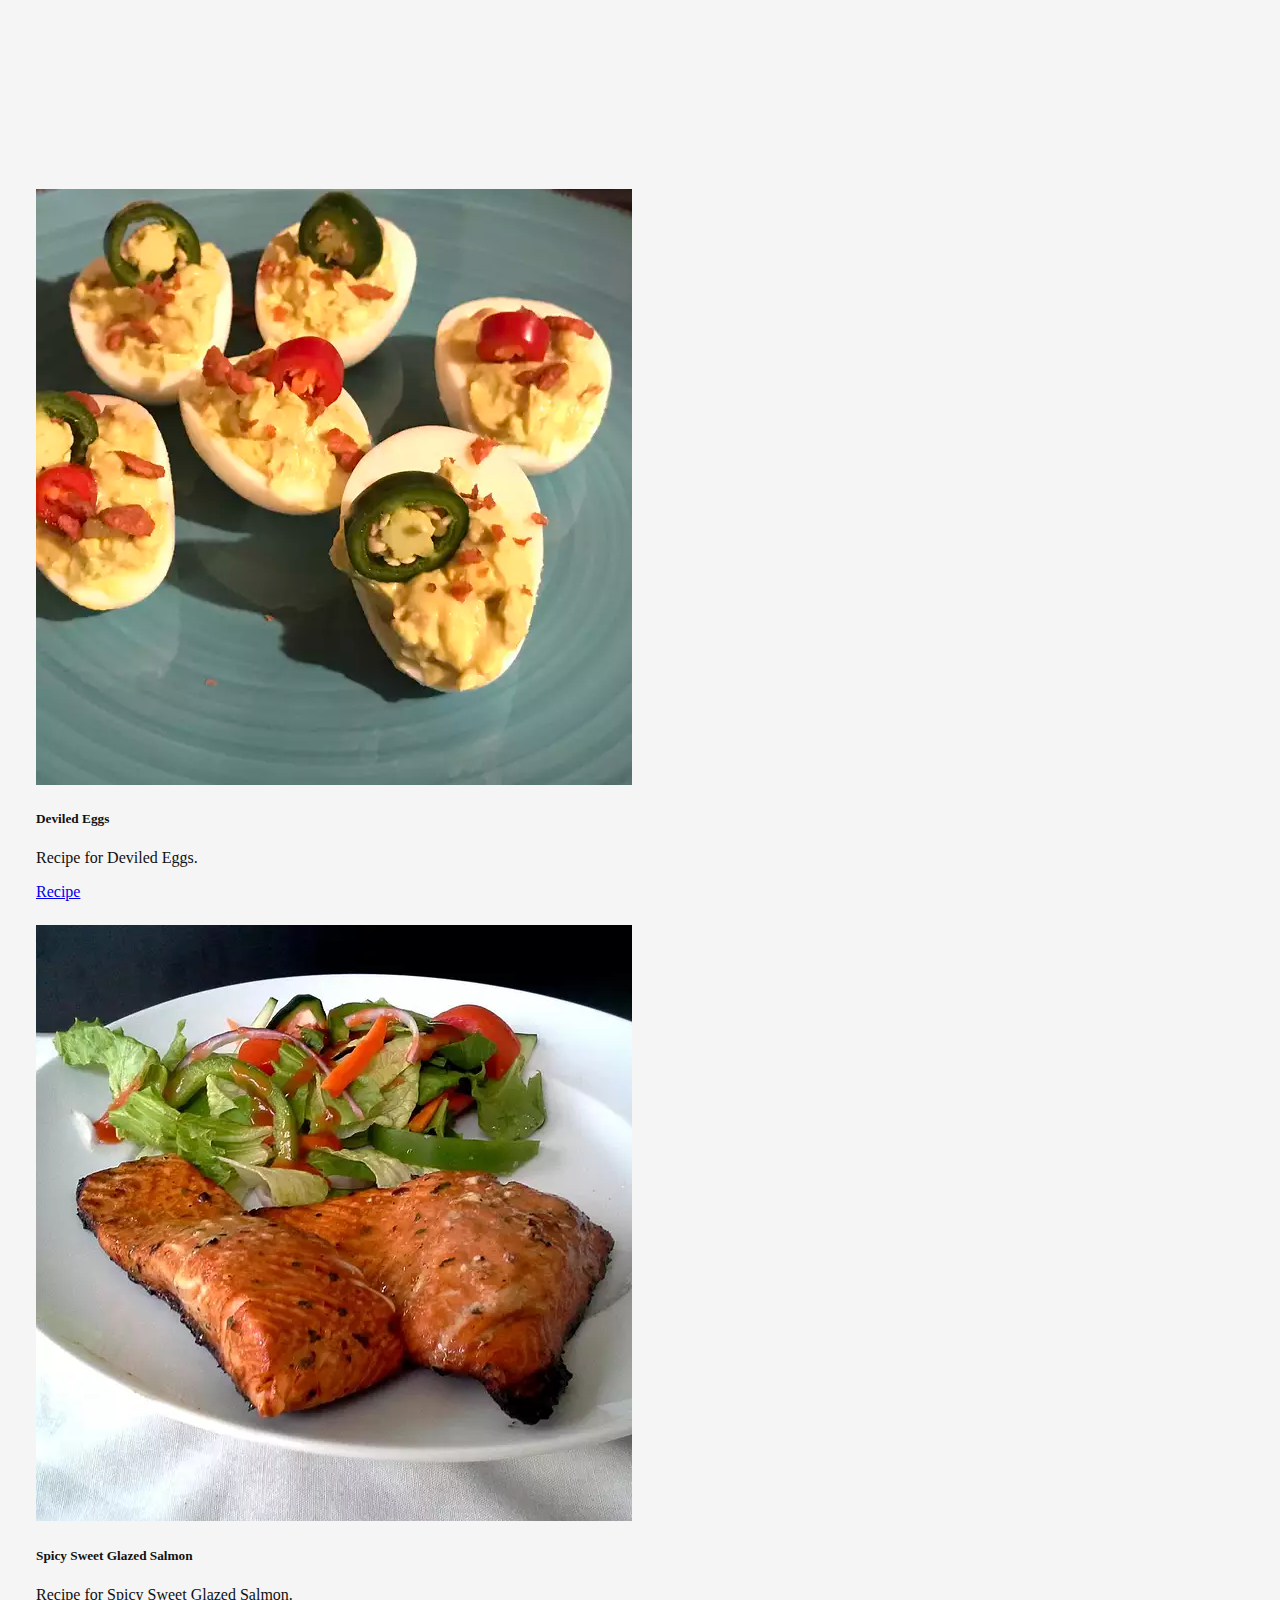
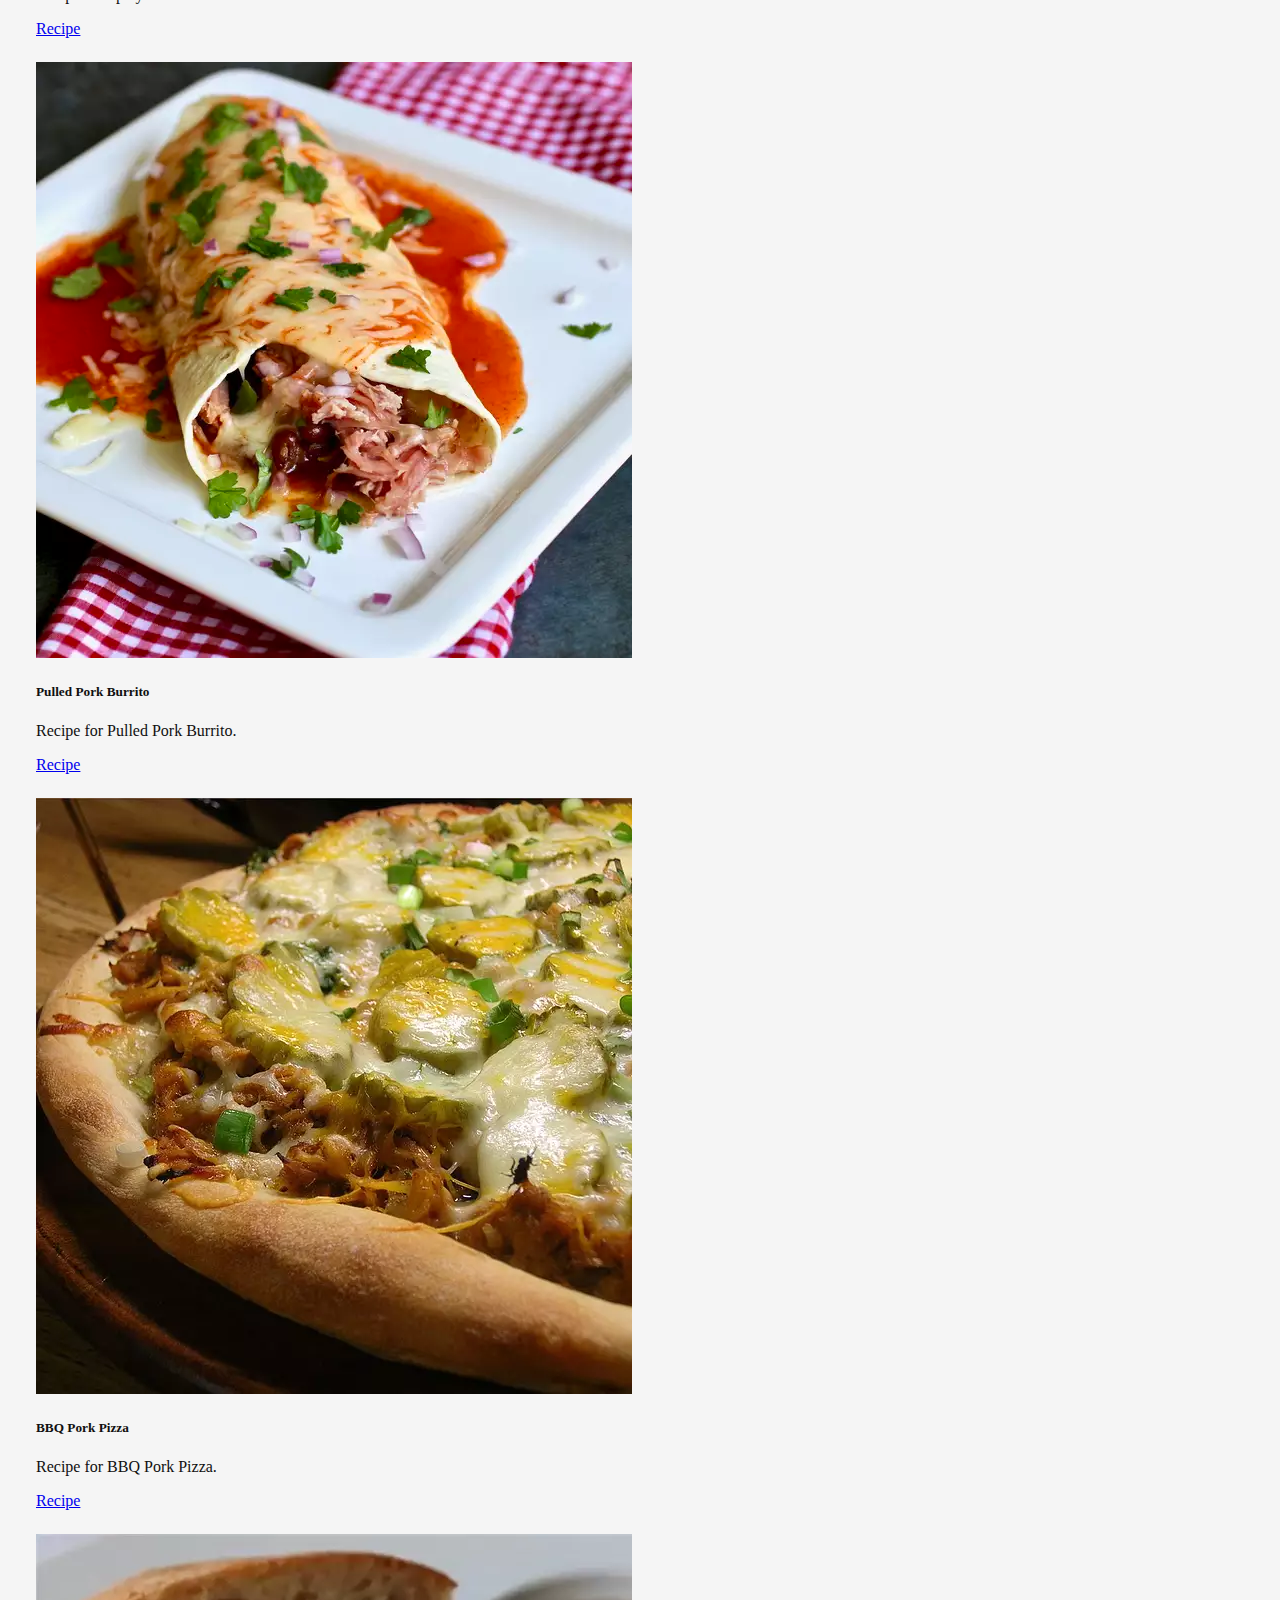
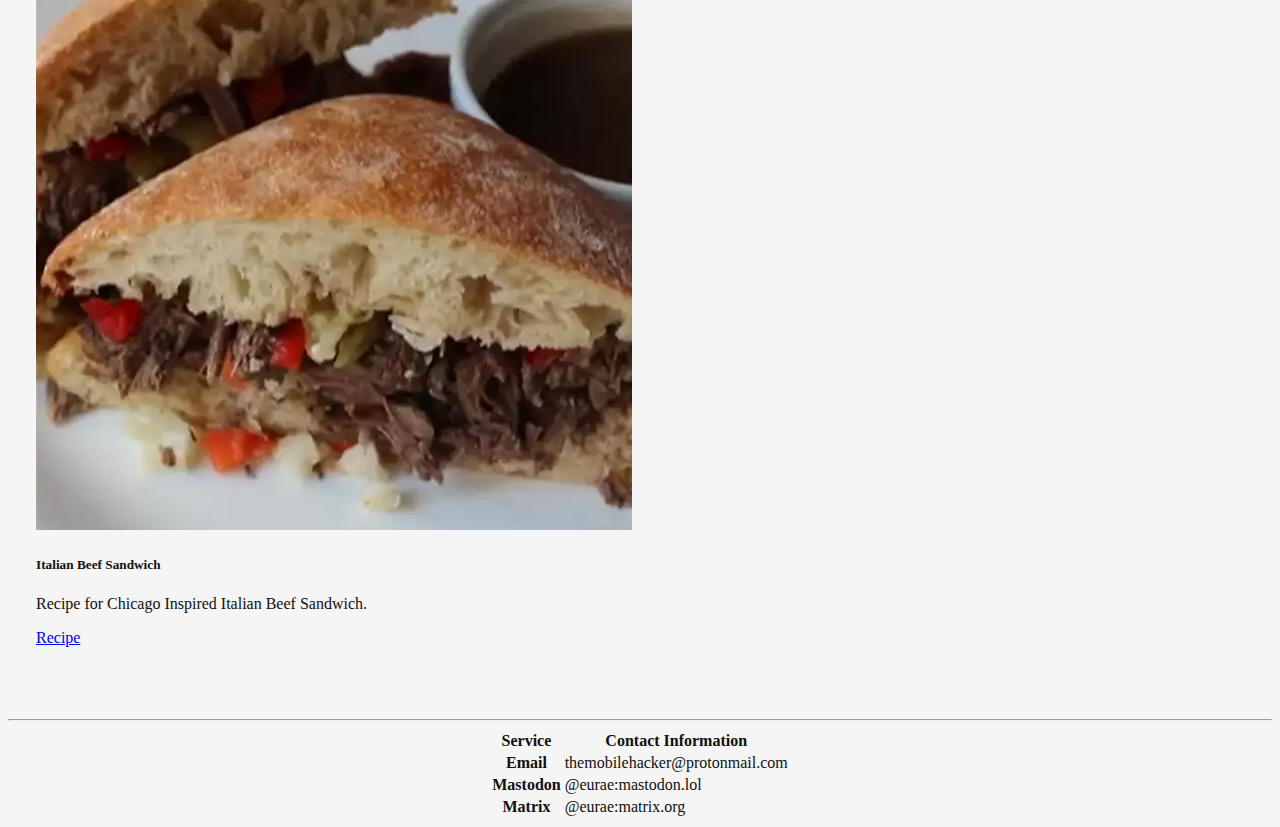
<file: index.html>
<!doctype html>
<html lang="en">

<head>
    <meta charset="utf-8">
    <meta name="viewport" content="width=device-width, initial-scale=1">
    <title>Cooking Recipes</title>
    <link href="https://cdn.jsdelivr.net/npm/bootstrap@5.2.0-beta1/dist/css/bootstrap.min.css" rel="stylesheet"
        integrity="sha384-0evHe/X+R7YkIZDRvuzKMRqM+OrBnVFBL6DOitfPri4tjfHxaWutUpFmBp4vmVor" crossorigin="anonymous">
    <link rel="stylesheet" href="./css/main.css">

</head>

<body>
    <div class="row">
        <div class="col-12">
            <div class="text-center bg-danger">
                <br>
                <h1 style="color:whitesmoke;"> Cooking Recipes! </h2>
                    <br>
            </div>
        </div>
    </div>
    <!-- recipe cards -->
    <div class="row mt-5" style="padding: 16px;">
        <div class="card col-md-4" style="padding: 12px;">
            <img src="./img/1.png" class="card-img-top" alt="...">
            <div class="card-body">
                <h5 class="card-title">Deviled Eggs</h5>
                <p class="card-text"> Recipe for Deviled Eggs.</p>
                <a href="./recipes/deviled-eggs.html" class="btn btn-primary">Recipe</a>
            </div>
        </div>

        <div class="card col-md-4" style="padding: 12px;">
            <img src="./img/2.webp" class="card-img-top" alt="...">
            <div class="card-body">
                <h5 class="card-title">Spicy Sweet Glazed Salmon</h5>
                <p class="card-text"> Recipe for Spicy Sweet Glazed Salmon.</p>
                <a href="./recipes/spicy-sweet-glazed-salmon.html" class="btn btn-primary">Recipe</a>
            </div>
        </div>

        <div class="card col-md-4" style="padding: 12px;">
            <img src="./img/3.webp" class="card-img-top" alt="...">
            <div class="card-body">
                <h5 class="card-title">Pulled Pork Burrito</h5>
                <p class="card-text"> Recipe for Pulled Pork Burrito.</p>
                <a href="./recipes/pulled-pork-burrito.html" class="btn btn-primary">Recipe</a>
            </div>
        </div>

        <div class="card col-md-4" style="padding: 12px;">
            <img src="./img/4.webp" class="card-img-top" alt="...">
            <div class="card-body">
                <h5 class="card-title">BBQ Pork Pizza</h5>
                <p class="card-text"> Recipe for BBQ Pork Pizza.</p>
                <a href="./recipes/bbq-pork-pizza.html" class="btn btn-primary">Recipe</a>
            </div>
        </div>

        <div class="card col-md-4" style="padding: 12px;">
            <img src="./img/5.webp" class="card-img-top" alt="...">
            <div class="card-body">
                <h5 class="card-title">Italian Beef Sandwich</h5>
                <p class="card-text"> Recipe for Chicago Inspired Italian Beef Sandwich.</p>
                <a href="./recipes/italian-beef-sandwich.html" class="btn btn-primary">Recipe</a>
            </div>
        </div>


    </div>
    <br>
    <br>
    <hr>
    <center>
        <div class="col-md-4">
            <table class="table table-hover table-borderless">
                <thead>
                    <tr>
                        <th>Service</th>
                        <th colspan="2">Contact Information</th>
                    </tr>
                </thead>
                <tbody>
                    <tr>
                        <th>Email</th>
                        <td colspan="2">themobilehacker@protonmail.com</td>
                    </tr>
                    <tr>
                        <th>Mastodon</th>
                        <td colspan="2">@eurae:mastodon.lol</td>
                    </tr>
                    <tr>
                        <th>Matrix</th>
                        <td colspan="2">@eurae:matrix.org</td>
                    </tr>
                </tbody>
            </table>
        </div>
    </center>
    

    <script src="https://cdn.jsdelivr.net/npm/bootstrap@5.2.0-beta1/dist/js/bootstrap.bundle.min.js"
        integrity="sha384-pprn3073KE6tl6bjs2QrFaJGz5/SUsLqktiwsUTF55Jfv3qYSDhgCecCxMW52nD2"
        crossorigin="anonymous"></script>
</body>

</html>
</file>
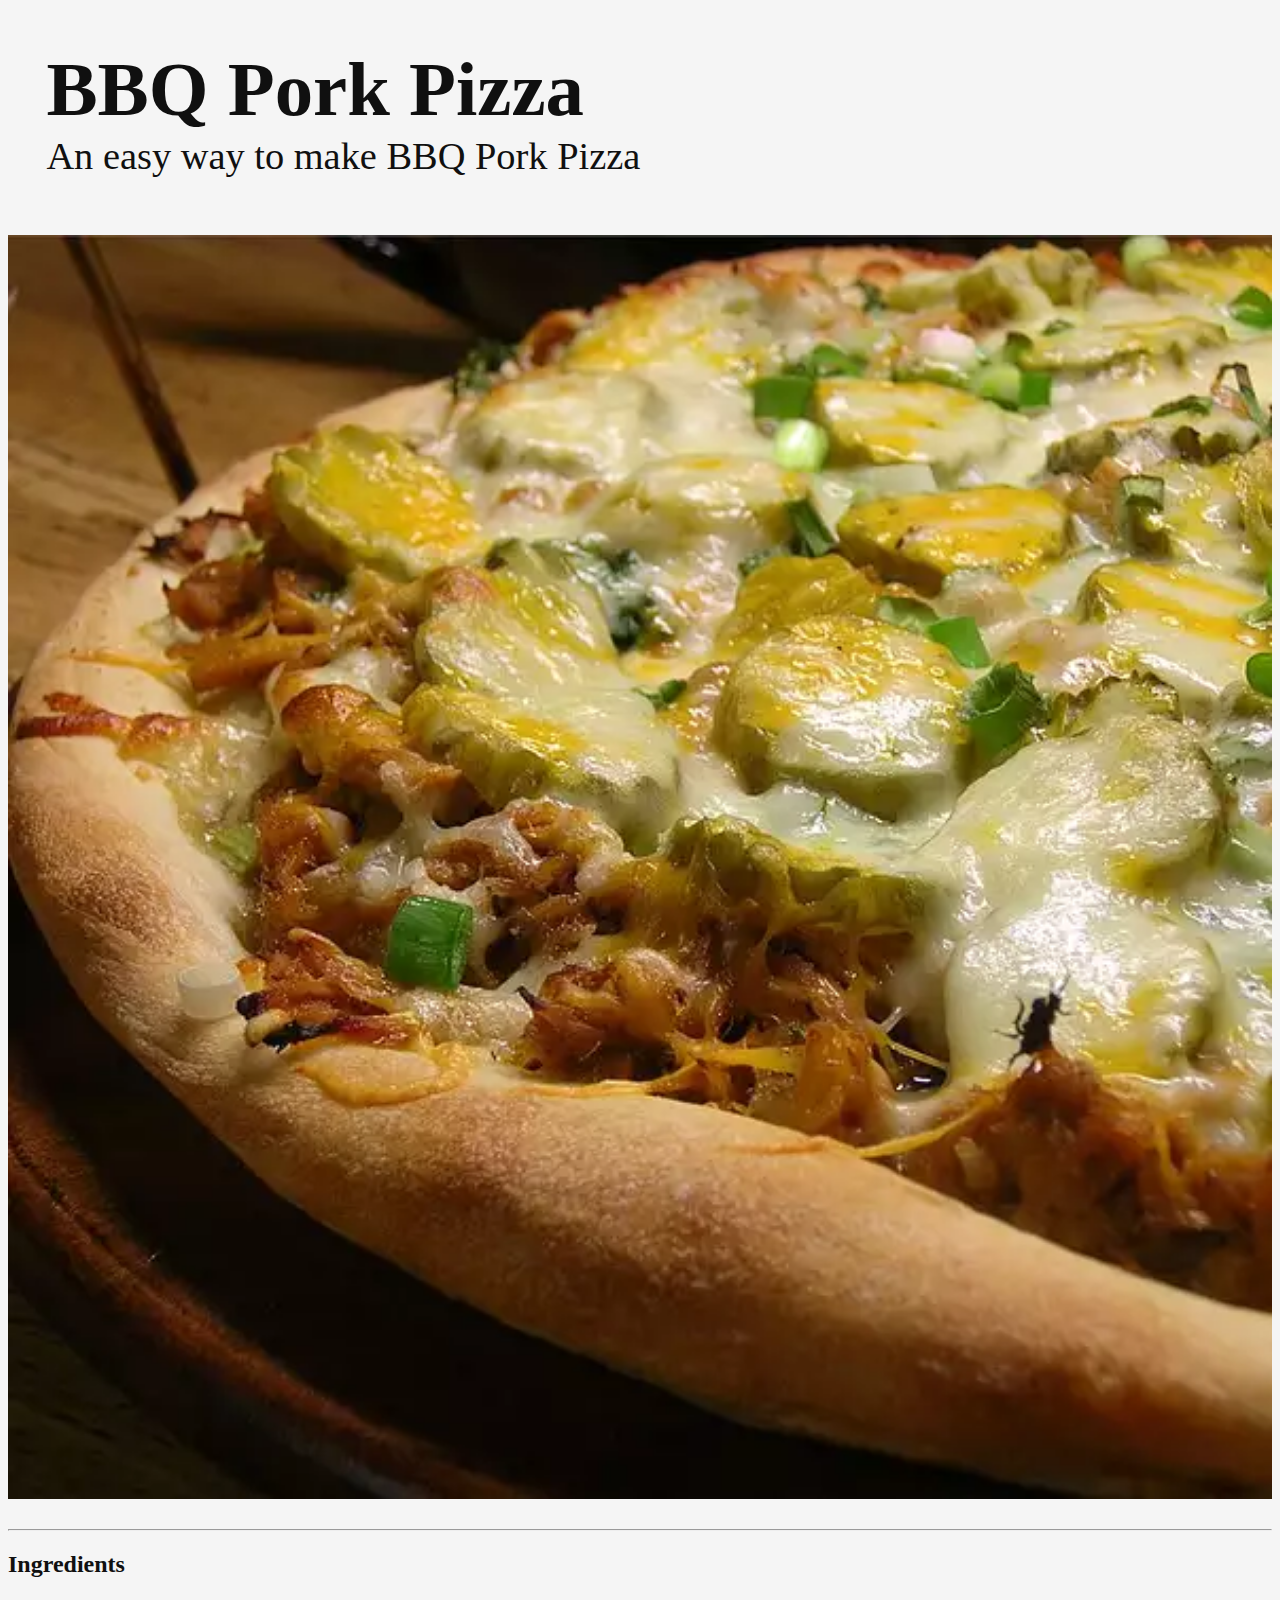
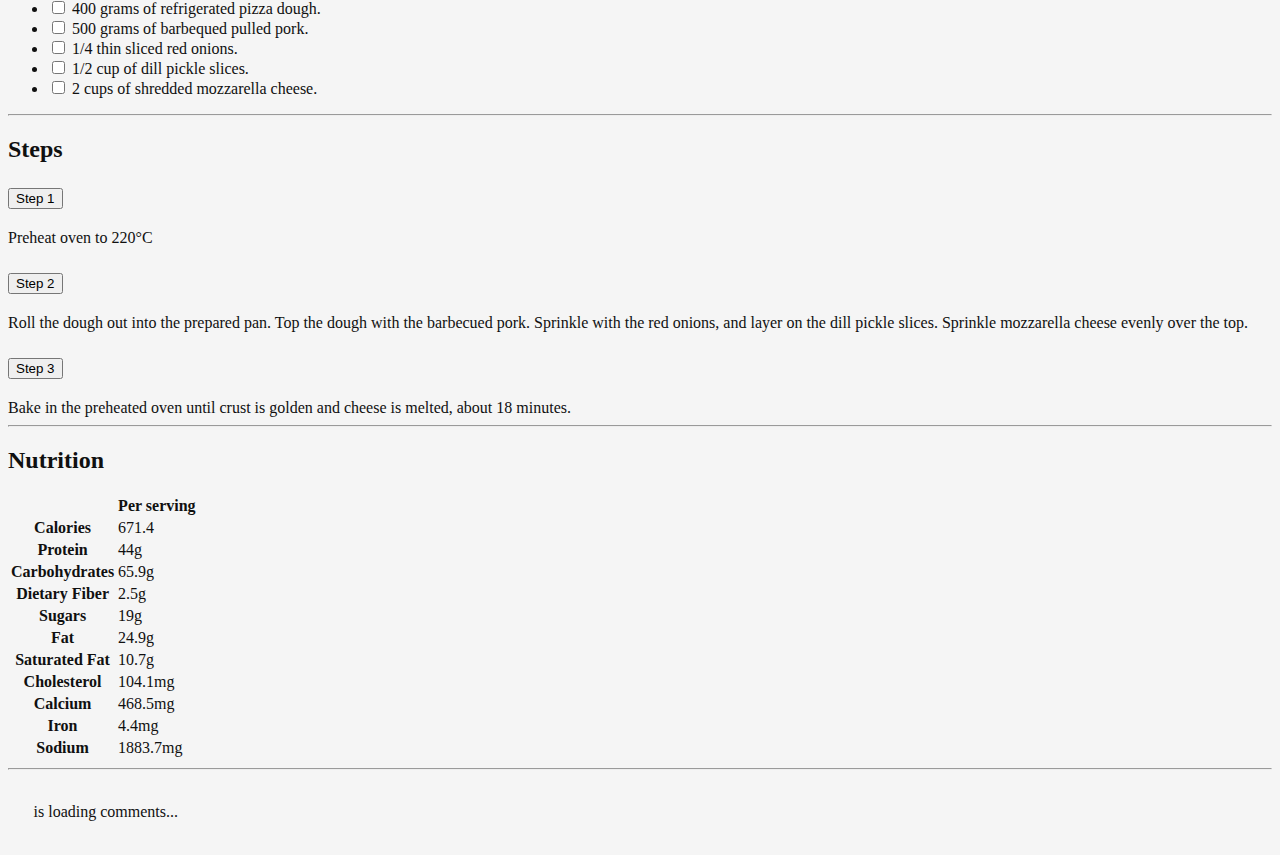
<file: recipes/bbq-pork-pizza.html>
<!doctype html>
<html lang="en">

<head>
    <meta charset="utf-8">
    <meta name="viewport" content="width=device-width, initial-scale=1">
    <title>BBQ Pork Pizza</title>
    <link href="https://cdn.jsdelivr.net/npm/bootstrap@5.2.0-beta1/dist/css/bootstrap.min.css" rel="stylesheet"
        integrity="sha384-0evHe/X+R7YkIZDRvuzKMRqM+OrBnVFBL6DOitfPri4tjfHxaWutUpFmBp4vmVor" crossorigin="anonymous">
    <link rel="stylesheet" href="./css/main.css">
</head>

<body>
    <div class="row-col-12 bg-warning text-center" style="position: sticky;padding: 3vw;">
        <h1>BBQ Pork Pizza</h1>
        <h5>An easy way to make BBQ Pork Pizza</h5>
    </div>
    <br>
    <div class="row-col-md-10">
        <center>
            <img class="col-md-12 display-image" src="./img/4.webp" height="50%">
        </center>
        <br>
        <hr>
        <div class="col-md-8" style="margin:auto">
            <h2 class="text-center text-bg-success p-3">Ingredients</h2>
            <ul class="list-group">
                <li class="list-group-item">
                    <input class="form-check-input me-1" type="checkbox">
                    400 grams of refrigerated pizza dough.
                </li>
                <li class="list-group-item">
                    <input class="form-check-input me-1" type="checkbox">
                    500 grams of barbequed pulled pork.
                </li>
                <li class="list-group-item">
                    <input class="form-check-input me-1" type="checkbox">
                    1/4 thin sliced red onions.
                </li>
                <li class="list-group-item">
                    <input class="form-check-input me-1" type="checkbox">
                    1/2 cup of dill pickle slices.
                </li>
                <li class="list-group-item">
                    <input class="form-check-input me-1" type="checkbox">
                    2 cups of shredded mozzarella cheese.
                </li>
            </ul>
            <hr>

            <h2 class="text-center text-bg-secondary p-2">Steps</h2>
            <div class="accordion" id="accordionExample">
                <div class="accordion-item">
                    <h2 class="accordion-header" id="headingOne">
                        <button class="accordion-button" type="button" data-bs-toggle="collapse"
                            data-bs-target="#collapseOne" aria-expanded="true" aria-controls="collapseOne">
                            Step 1
                        </button>
                    </h2>
                    <div id="collapseOne" class="accordion-collapse collapse show" aria-labelledby="headingOne"
                        data-bs-parent="#accordionExample">
                        <div class="accordion-body">
                            Preheat oven to 220°C
                        </div>
                    </div>
                </div>
                <div class="accordion-item">
                    <h2 class="accordion-header" id="headingTwo">
                        <button class="accordion-button collapsed" type="button" data-bs-toggle="collapse"
                            data-bs-target="#collapseTwo" aria-expanded="false" aria-controls="collapseTwo">
                            Step 2
                        </button>
                    </h2>
                    <div id="collapseTwo" class="accordion-collapse collapse" aria-labelledby="headingTwo"
                        data-bs-parent="#accordionExample">
                        <div class="accordion-body">
                            Roll the dough out into the prepared pan. Top the dough with the barbecued pork. Sprinkle
                            with the red onions, and layer on the dill pickle slices. Sprinkle mozzarella cheese evenly
                            over the top.
                        </div>
                    </div>
                </div>
                <div class="accordion-item">
                    <h2 class="accordion-header" id="headingThree">
                        <button class="accordion-button collapsed" type="button" data-bs-toggle="collapse"
                            data-bs-target="#collapseThree" aria-expanded="false" aria-controls="collapseThree">
                            Step 3
                        </button>
                    </h2>
                    <div id="collapseThree" class="accordion-collapse collapse" aria-labelledby="headingThree"
                        data-bs-parent="#accordionExample">
                        <div class="accordion-body">
                            Bake in the preheated oven until crust is golden and cheese is melted, about 18 minutes.
                        </div>
                    </div>
                </div>
            </div>

            <hr>

            <h2 class="text-center text-bg-secondary p-2">Nutrition</h2>
            <table class="table">
                <thead>
                    <tr>
                        <th scope="col"></th>
                        <th scope="col">Per serving</th>
                    </tr>
                </thead>
                <tbody>
                    <tr>
                        <th scope="row">Calories</th>
                        <td>671.4</td>
                    </tr>

                    <tr>
                        <th scope="row">Protein</th>
                        <td>44g</td>
                    </tr>

                    <tr>
                        <th scope="row">Carbohydrates</th>
                        <td>65.9g</td>
                    </tr>

                    <tr>
                        <th scope="row">Dietary Fiber</th>
                        <td>2.5g</td>
                    </tr>

                    <tr>
                        <th scope="row">Sugars</th>
                        <td>19g</td>
                    </tr>

                    <tr>
                        <th scope="row">Fat</th>
                        <td>24.9g</td>
                    </tr>

                    <tr>
                        <th scope="row">Saturated Fat</th>
                        <td>10.7g</td>
                    </tr>

                    <tr>
                        <th scope="row">Cholesterol</th>
                        <td>104.1mg</td>
                    </tr>

                    <tr>
                        <th scope="row">Calcium</th>
                        <td>468.5mg</td>
                    </tr>

                    <tr>
                        <th scope="row">Iron</th>
                        <td>4.4mg</td>
                    </tr>

                    <tr>
                        <th scope="row">Sodium</th>
                        <td>1883.7mg</td>
                    </tr>
                    
                </tbody>
            </table>
        </div>
    </div>
    <hr>
    <!-- begin wwww.htmlcommentbox.com -->
    <div id="HCB_comment_box" style="padding: 2vw; color: #101010;">
        <a href="http://www.htmlcommentbox.com">
        </a>
        is loading comments...
    </div>
    <link rel="stylesheet" type="text/css"
        href="https://www.htmlcommentbox.com/static/skins/bootstrap/twitter-bootstrap.css?v=0" />
    <script type="text/javascript" id="hcb">/*<!--*/ if (!window.hcb_user) { hcb_user = {}; } (function () { var s = document.createElement("script"), l = hcb_user.PAGE || ("" + window.location).replace(/'/g, "%27"), h = "https://www.htmlcommentbox.com"; s.setAttribute("type", "text/javascript"); s.setAttribute("src", h + "/jread?page=" + encodeURIComponent(l).replace("+", "%2B") + "&opts=16862&num=10&ts=1620906841094"); if (typeof s != "undefined") document.getElementsByTagName("head")[0].appendChild(s); })(); /*-->*/
    </script>
    <!-- end www.htmlcommentbox.com -->

    <script src="https://cdn.jsdelivr.net/npm/bootstrap@5.2.0-beta1/dist/js/bootstrap.bundle.min.js"
        integrity="sha384-pprn3073KE6tl6bjs2QrFaJGz5/SUsLqktiwsUTF55Jfv3qYSDhgCecCxMW52nD2"
        crossorigin="anonymous"></script>
</body>

</html>
</file>
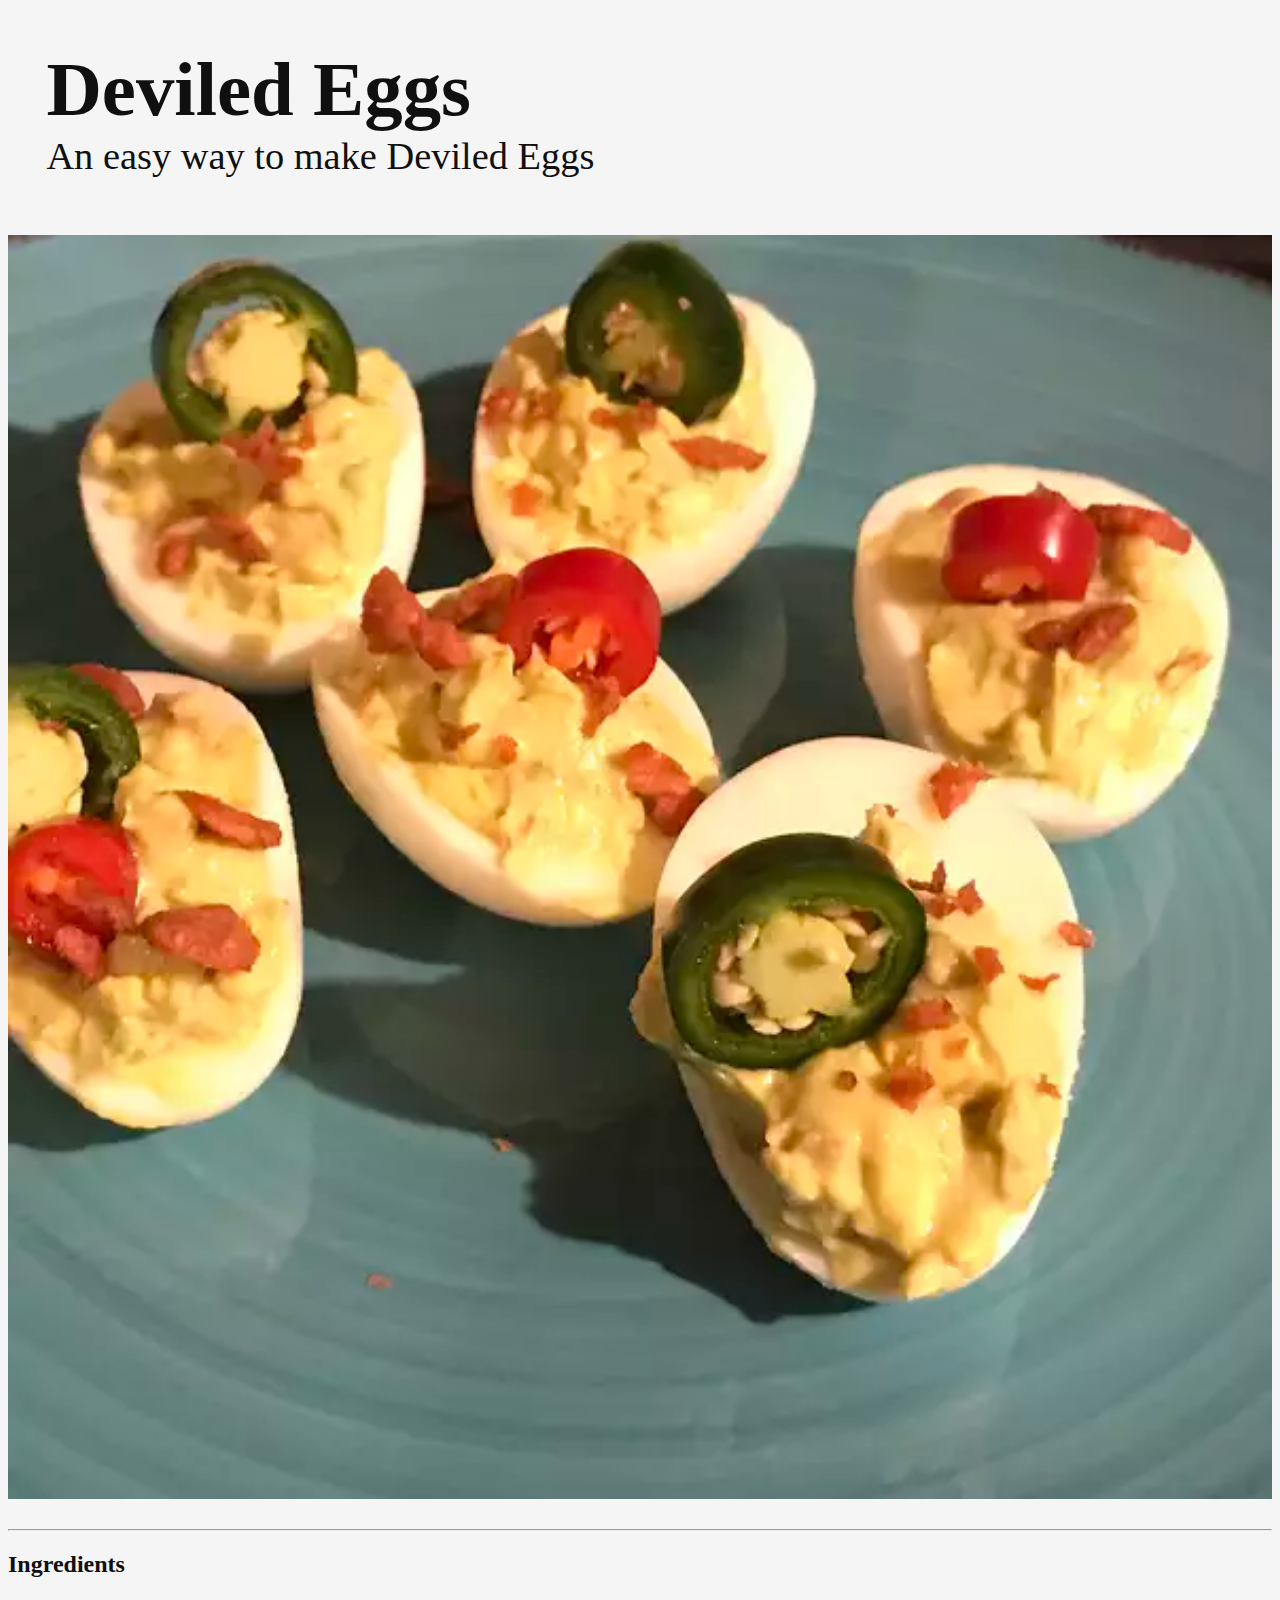
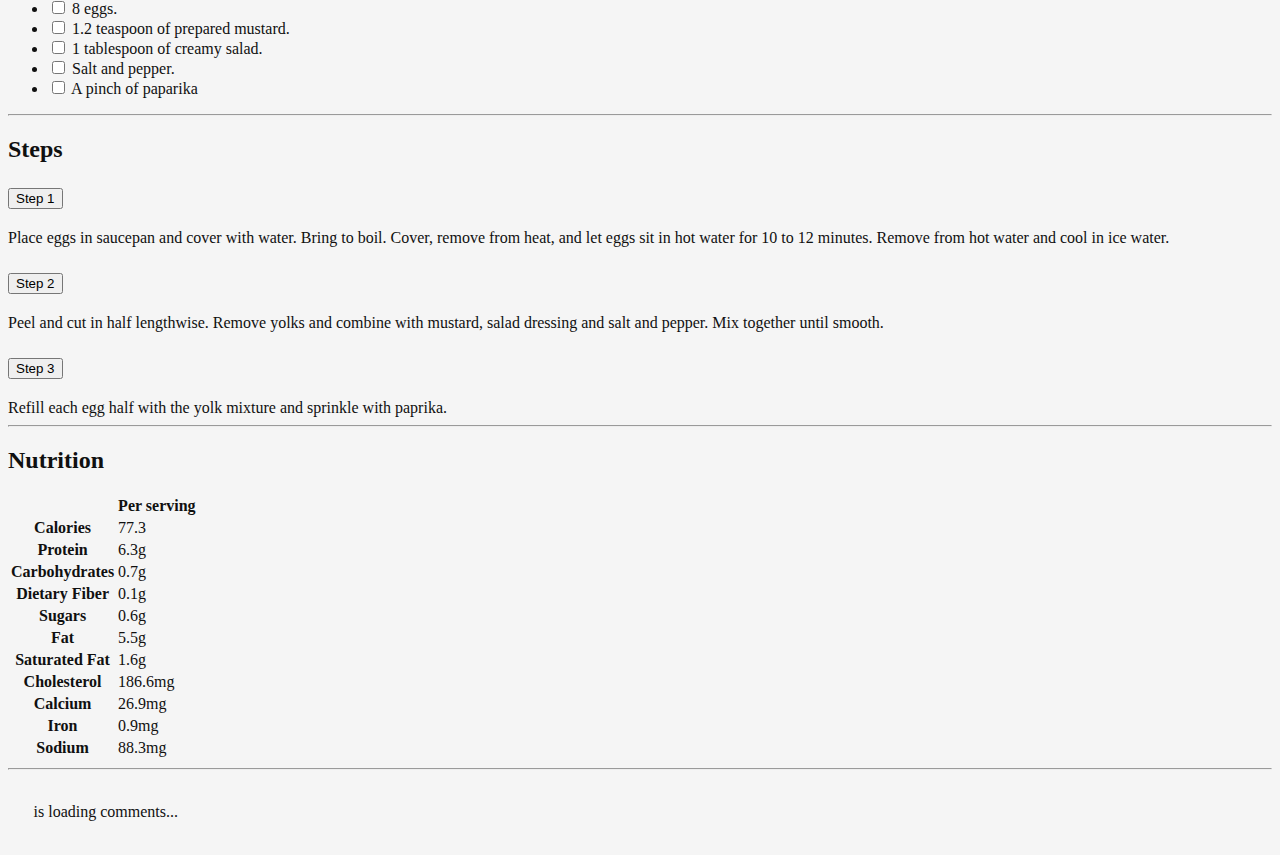
<file: recipes/deviled-eggs.html>
<!doctype html>
<html lang="en">

<head>
    <meta charset="utf-8">
    <meta name="viewport" content="width=device-width, initial-scale=1">
    <title>Deviled Eggs</title>
    <link href="https://cdn.jsdelivr.net/npm/bootstrap@5.2.0-beta1/dist/css/bootstrap.min.css" rel="stylesheet"
        integrity="sha384-0evHe/X+R7YkIZDRvuzKMRqM+OrBnVFBL6DOitfPri4tjfHxaWutUpFmBp4vmVor" crossorigin="anonymous">
    <link rel="stylesheet" href="./css/main.css">
</head>

<body>
    <div class="row-col-12 bg-warning text-center" style="position: sticky;padding: 3vw;">
        <h1>Deviled Eggs</h1>
        <h5>An easy way to make Deviled Eggs</h5>
    </div>
    <br>
    <div class="row-col-md-10">
        <center>
            <img class="col-md-12 display-image" src="./img/1.png" height="50%">
        </center>
        <br>
        <hr>
        <div class="col-md-8" style="margin:auto">
            <h2 class="text-center text-bg-success p-3">Ingredients</h2>
            <ul class="list-group">
                <li class="list-group-item">
                    <input class="form-check-input me-1" type="checkbox">
                    8 eggs.
                </li>
                <li class="list-group-item">
                    <input class="form-check-input me-1" type="checkbox">
                    1.2 teaspoon of prepared mustard.
                </li>
                <li class="list-group-item">
                    <input class="form-check-input me-1" type="checkbox">
                    1 tablespoon of creamy salad.
                </li>
                <li class="list-group-item">
                    <input class="form-check-input me-1" type="checkbox">
                    Salt and pepper.
                </li>
                <li class="list-group-item">
                    <input class="form-check-input me-1" type="checkbox">
                    A pinch of paparika
                </li>
            </ul>
            <hr>

            <h2 class="text-center text-bg-secondary p-2">Steps</h2>
            <div class="accordion" id="accordionExample">
                <div class="accordion-item">
                    <h2 class="accordion-header" id="headingOne">
                        <button class="accordion-button" type="button" data-bs-toggle="collapse"
                            data-bs-target="#collapseOne" aria-expanded="true" aria-controls="collapseOne">
                            Step 1
                        </button>
                    </h2>
                    <div id="collapseOne" class="accordion-collapse collapse show" aria-labelledby="headingOne"
                        data-bs-parent="#accordionExample">
                        <div class="accordion-body">
                            Place eggs in saucepan and cover with water. Bring to boil. Cover, remove from heat, and let
                            eggs sit in hot water for 10 to 12 minutes. Remove from hot water and cool in ice water.
                        </div>
                    </div>
                </div>
                <div class="accordion-item">
                    <h2 class="accordion-header" id="headingTwo">
                        <button class="accordion-button collapsed" type="button" data-bs-toggle="collapse"
                            data-bs-target="#collapseTwo" aria-expanded="false" aria-controls="collapseTwo">
                            Step 2
                        </button>
                    </h2>
                    <div id="collapseTwo" class="accordion-collapse collapse" aria-labelledby="headingTwo"
                        data-bs-parent="#accordionExample">
                        <div class="accordion-body">
                            Peel and cut in half lengthwise. Remove yolks and combine with mustard, salad dressing and
                            salt and pepper. Mix together until smooth.
                        </div>
                    </div>
                </div>
                <div class="accordion-item">
                    <h2 class="accordion-header" id="headingThree">
                        <button class="accordion-button collapsed" type="button" data-bs-toggle="collapse"
                            data-bs-target="#collapseThree" aria-expanded="false" aria-controls="collapseThree">
                            Step 3
                        </button>
                    </h2>
                    <div id="collapseThree" class="accordion-collapse collapse" aria-labelledby="headingThree"
                        data-bs-parent="#accordionExample">
                        <div class="accordion-body">
                            Refill each egg half with the yolk mixture and sprinkle with paprika.
                        </div>
                    </div>
                </div>
            </div>

            <hr>

            <h2 class="text-center text-bg-secondary p-2">Nutrition</h2>
            <table class="table">
                <thead>
                    <tr>
                        <th scope="col"></th>
                        <th scope="col">Per serving</th>
                    </tr>
                </thead>
                <tbody>
                    <tr>
                        <th scope="row">Calories</th>
                        <td>77.3</td>
                    </tr>

                    <tr>
                        <th scope="row">Protein</th>
                        <td>6.3g</td>
                    </tr>

                    <tr>
                        <th scope="row">Carbohydrates</th>
                        <td>0.7g</td>
                    </tr>

                    <tr>
                        <th scope="row">Dietary Fiber</th>
                        <td>0.1g</td>
                    </tr>

                    <tr>
                        <th scope="row">Sugars</th>
                        <td>0.6g</td>
                    </tr>

                    <tr>
                        <th scope="row">Fat</th>
                        <td>5.5g</td>
                    </tr>

                    <tr>
                        <th scope="row">Saturated Fat</th>
                        <td>1.6g</td>
                    </tr>

                    <tr>
                        <th scope="row">Cholesterol</th>
                        <td>186.6mg</td>
                    </tr>

                    <tr>
                        <th scope="row">Calcium</th>
                        <td>26.9mg</td>
                    </tr>

                    <tr>
                        <th scope="row">Iron</th>
                        <td>0.9mg</td>
                    </tr>

                    <tr>
                        <th scope="row">Sodium</th>
                        <td>88.3mg</td>
                    </tr>

                </tbody>
            </table>
        </div>
    </div>
    <hr>
    <!-- begin wwww.htmlcommentbox.com -->
    <div id="HCB_comment_box" style="padding: 2vw; color: #101010;">
        <a href="http://www.htmlcommentbox.com">
        </a>
        is loading comments...
    </div>
    <link rel="stylesheet" type="text/css"
        href="https://www.htmlcommentbox.com/static/skins/bootstrap/twitter-bootstrap.css?v=0" />
    <script type="text/javascript" id="hcb">/*<!--*/ if (!window.hcb_user) { hcb_user = {}; } (function () { var s = document.createElement("script"), l = hcb_user.PAGE || ("" + window.location).replace(/'/g, "%27"), h = "https://www.htmlcommentbox.com"; s.setAttribute("type", "text/javascript"); s.setAttribute("src", h + "/jread?page=" + encodeURIComponent(l).replace("+", "%2B") + "&opts=16862&num=10&ts=1620906841094"); if (typeof s != "undefined") document.getElementsByTagName("head")[0].appendChild(s); })(); /*-->*/
    </script>
    <!-- end www.htmlcommentbox.com -->

    <script src="https://cdn.jsdelivr.net/npm/bootstrap@5.2.0-beta1/dist/js/bootstrap.bundle.min.js"
        integrity="sha384-pprn3073KE6tl6bjs2QrFaJGz5/SUsLqktiwsUTF55Jfv3qYSDhgCecCxMW52nD2"
        crossorigin="anonymous"></script>
</body>

</html>
</file>
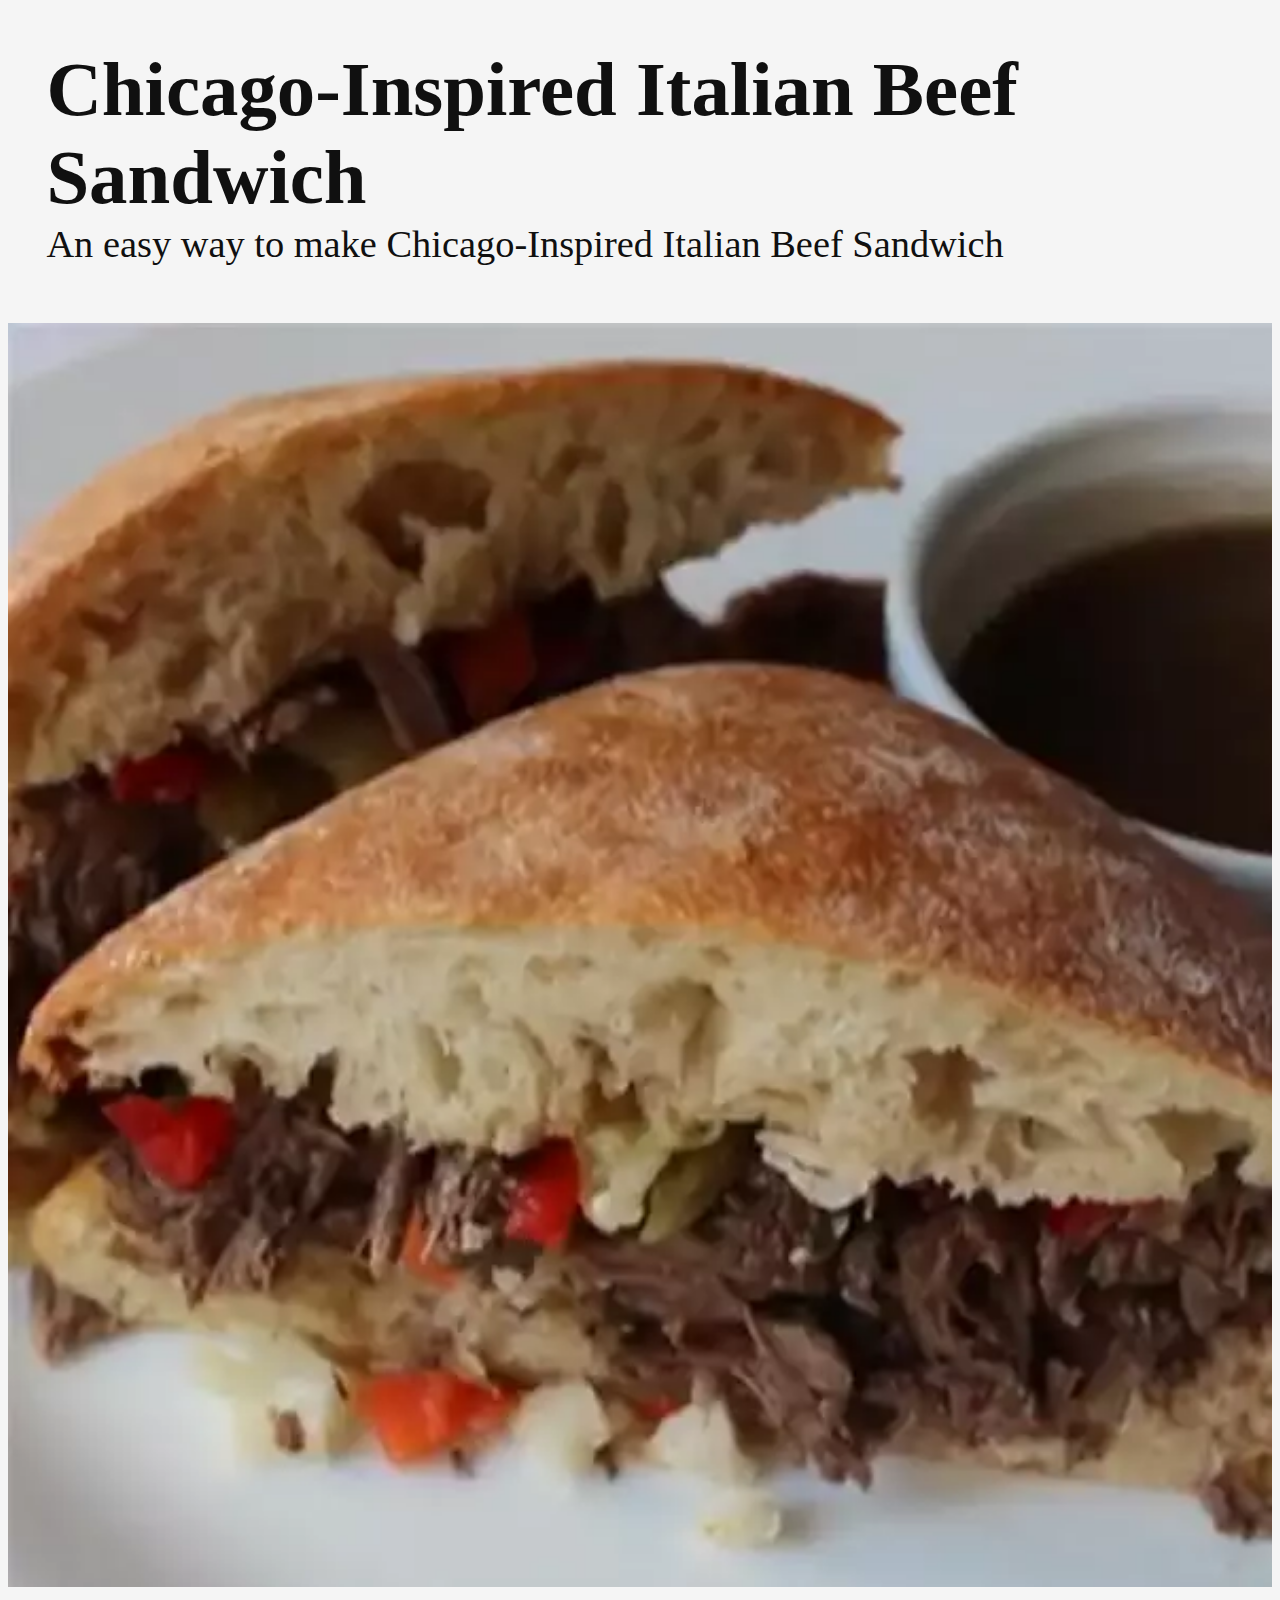
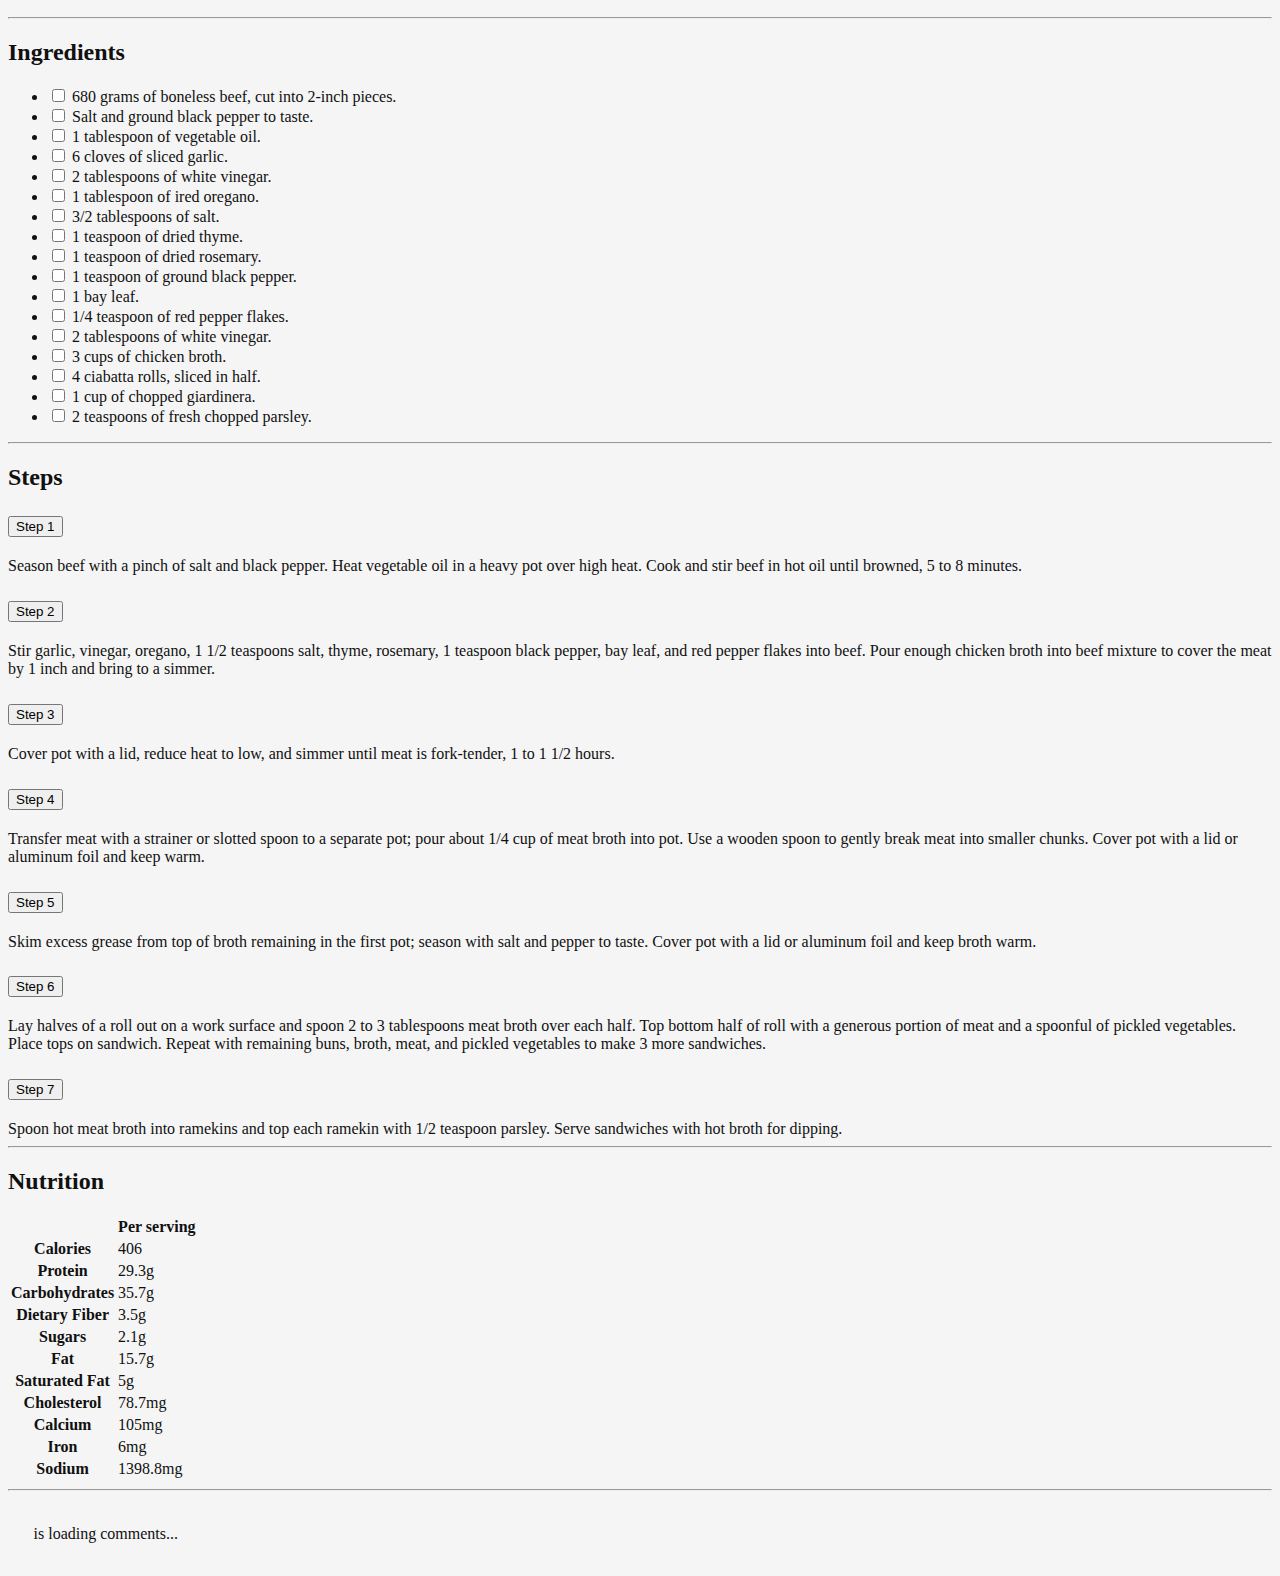
<file: recipes/italian-beef-sandwich.html>
<!doctype html>
<html lang="en">

<head>
    <meta charset="utf-8">
    <meta name="viewport" content="width=device-width, initial-scale=1">
    <title>Chicago-Inspired Italian Beef Sandwich</title>
    <link href="https://cdn.jsdelivr.net/npm/bootstrap@5.2.0-beta1/dist/css/bootstrap.min.css" rel="stylesheet"
        integrity="sha384-0evHe/X+R7YkIZDRvuzKMRqM+OrBnVFBL6DOitfPri4tjfHxaWutUpFmBp4vmVor" crossorigin="anonymous">
    <link rel="stylesheet" href="./css/main.css">
</head>

<body>
    <div class="row-col-12 bg-warning text-center" style="position: sticky;padding: 3vw;">
        <h1>Chicago-Inspired Italian Beef Sandwich</h1>
        <h5>An easy way to make Chicago-Inspired Italian Beef Sandwich</h5>
    </div>
    <br>
    <div class="row-col-md-10">
        <center>
            <img class="col-md-12 display-image" src="./img/5.webp" height="50%">
        </center>
        <br>
        <hr>
        <div class="col-md-8" style="margin:auto">
            <h2 class="text-center text-bg-success p-3">Ingredients</h2>
            <ul class="list-group">
                <li class="list-group-item">
                    <input class="form-check-input me-1" type="checkbox">
                    680 grams of boneless beef, cut into 2-inch pieces.
                </li>
                <li class="list-group-item">
                    <input class="form-check-input me-1" type="checkbox">
                    Salt and ground black pepper to taste.
                </li>
                <li class="list-group-item">
                    <input class="form-check-input me-1" type="checkbox">
                    1 tablespoon of vegetable oil.
                </li>
                <li class="list-group-item">
                    <input class="form-check-input me-1" type="checkbox">
                    6 cloves of sliced garlic.
                </li>
                <li class="list-group-item">
                    <input class="form-check-input me-1" type="checkbox">
                    2 tablespoons of white vinegar.
                </li>
                <li class="list-group-item">
                    <input class="form-check-input me-1" type="checkbox">
                    1 tablespoon of ired oregano.
                </li>
                <li class="list-group-item">
                    <input class="form-check-input me-1" type="checkbox">
                    3/2 tablespoons of salt.
                </li>
                <li class="list-group-item">
                    <input class="form-check-input me-1" type="checkbox">
                    1 teaspoon of dried thyme.
                </li>
                <li class="list-group-item">
                    <input class="form-check-input me-1" type="checkbox">
                    1 teaspoon of dried rosemary.
                </li>
                <li class="list-group-item">
                    <input class="form-check-input me-1" type="checkbox">
                    1 teaspoon of ground black pepper.
                </li>
                <li class="list-group-item">
                    <input class="form-check-input me-1" type="checkbox">
                    1 bay leaf.
                </li>
                <li class="list-group-item">
                    <input class="form-check-input me-1" type="checkbox">
                    1/4 teaspoon of red pepper flakes.
                </li>
                <li class="list-group-item">
                    <input class="form-check-input me-1" type="checkbox">
                    2 tablespoons of white vinegar.
                </li>
                <li class="list-group-item">
                    <input class="form-check-input me-1" type="checkbox">
                    3 cups of chicken broth.
                </li>
                <li class="list-group-item">
                    <input class="form-check-input me-1" type="checkbox">
                    4 ciabatta rolls, sliced in half.
                </li>
                <li class="list-group-item">
                    <input class="form-check-input me-1" type="checkbox">
                    1 cup of chopped giardinera.
                </li>
                <li class="list-group-item">
                    <input class="form-check-input me-1" type="checkbox">
                    2 teaspoons of fresh chopped parsley.
                </li>
            </ul>
            <hr>

            <h2 class="text-center text-bg-secondary p-2">Steps</h2>
            <div class="accordion" id="accordionExample">
                <div class="accordion-item">
                    <h2 class="accordion-header" id="headingOne">
                        <button class="accordion-button" type="button" data-bs-toggle="collapse"
                            data-bs-target="#collapseOne" aria-expanded="true" aria-controls="collapseOne">
                            Step 1
                        </button>
                    </h2>
                    <div id="collapseOne" class="accordion-collapse collapse show" aria-labelledby="headingOne"
                        data-bs-parent="#accordionExample">
                        <div class="accordion-body">
                            Season beef with a pinch of salt and black pepper. Heat vegetable oil in a heavy pot over
                            high heat. Cook and stir beef in hot oil until browned, 5 to 8 minutes.
                        </div>
                    </div>
                </div>
                <div class="accordion-item">
                    <h2 class="accordion-header" id="headingTwo">
                        <button class="accordion-button collapsed" type="button" data-bs-toggle="collapse"
                            data-bs-target="#collapseTwo" aria-expanded="false" aria-controls="collapseTwo">
                            Step 2
                        </button>
                    </h2>
                    <div id="collapseTwo" class="accordion-collapse collapse" aria-labelledby="headingTwo"
                        data-bs-parent="#accordionExample">
                        <div class="accordion-body">
                            Stir garlic, vinegar, oregano, 1 1/2 teaspoons salt, thyme, rosemary, 1 teaspoon black
                            pepper, bay leaf, and red pepper flakes into beef. Pour enough chicken broth into beef
                            mixture to cover the meat by 1 inch and bring to a simmer.
                        </div>
                    </div>
                </div>
                <div class="accordion-item">
                    <h2 class="accordion-header" id="headingThree">
                        <button class="accordion-button collapsed" type="button" data-bs-toggle="collapse"
                            data-bs-target="#collapseThree" aria-expanded="false" aria-controls="collapseThree">
                            Step 3
                        </button>
                    </h2>
                    <div id="collapseThree" class="accordion-collapse collapse" aria-labelledby="headingThree"
                        data-bs-parent="#accordionExample">
                        <div class="accordion-body">
                            Cover pot with a lid, reduce heat to low, and simmer until meat is fork-tender, 1 to 1 1/2
                            hours.
                        </div>
                    </div>
                </div>
                <div class="accordion-item">
                    <h2 class="accordion-header" id="headingFour">
                        <button class="accordion-button collapsed" type="button" data-bs-toggle="collapse"
                            data-bs-target="#collapseFour" aria-expanded="false" aria-controls="collapseFour">
                            Step 4
                        </button>
                    </h2>
                    <div id="collapseFour" class="accordion-collapse collapse" aria-labelledby="headingFour"
                        data-bs-parent="#accordionExample">
                        <div class="accordion-body">
                            Transfer meat with a strainer or slotted spoon to a separate pot; pour about 1/4 cup of meat
                            broth into pot. Use a wooden spoon to gently break meat into smaller chunks. Cover pot with
                            a lid or aluminum foil and keep warm.
                        </div>
                    </div>
                </div>
                <div class="accordion-item">
                    <h2 class="accordion-header" id="headingFive">
                        <button class="accordion-button collapsed" type="button" data-bs-toggle="collapse"
                            data-bs-target="#collapseFive" aria-expanded="false" aria-controls="collapseFive">
                            Step 5
                        </button>
                    </h2>
                    <div id="collapseFive" class="accordion-collapse collapse" aria-labelledby="headingFive"
                        data-bs-parent="#accordionExample">
                        <div class="accordion-body">
                            Skim excess grease from top of broth remaining in the first pot; season with salt and pepper
                            to taste. Cover pot with a lid or aluminum foil and keep broth warm.
                        </div>
                    </div>
                </div>
                <div class="accordion-item">
                    <h2 class="accordion-header" id="headingSix">
                        <button class="accordion-button collapsed" type="button" data-bs-toggle="collapse"
                            data-bs-target="#collapseSix" aria-expanded="false" aria-controls="collapseSix">
                            Step 6
                        </button>
                    </h2>
                    <div id="collapseSix" class="accordion-collapse collapse" aria-labelledby="headingSix"
                        data-bs-parent="#accordionExample">
                        <div class="accordion-body">
                            Lay halves of a roll out on a work surface and spoon 2 to 3 tablespoons meat broth over each
                            half. Top bottom half of roll with a generous portion of meat and a spoonful of pickled
                            vegetables. Place tops on sandwich. Repeat with remaining buns, broth, meat, and pickled
                            vegetables to make 3 more sandwiches.
                        </div>
                    </div>
                </div>
                <div class="accordion-item">
                    <h2 class="accordion-header" id="headingSix">
                        <button class="accordion-button collapsed" type="button" data-bs-toggle="collapse"
                            data-bs-target="#collapseSeven" aria-expanded="false" aria-controls="collapseSeven">
                            Step 7
                        </button>
                    </h2>
                    <div id="collapseSeven" class="accordion-collapse collapse" aria-labelledby="headingSeven"
                        data-bs-parent="#accordionExample">
                        <div class="accordion-body">
                            Spoon hot meat broth into ramekins and top each ramekin with 1/2 teaspoon parsley. Serve
                            sandwiches with hot broth for dipping.
                        </div>
                    </div>
                </div>
            </div>

            <hr>

            <h2 class="text-center text-bg-secondary p-2">Nutrition</h2>
            <table class="table">
                <thead>
                    <tr>
                        <th scope="col"></th>
                        <th scope="col">Per serving</th>
                    </tr>
                </thead>
                <tbody>
                    <tr>
                        <th scope="row">Calories</th>
                        <td>406</td>
                    </tr>

                    <tr>
                        <th scope="row">Protein</th>
                        <td>29.3g</td>
                    </tr>

                    <tr>
                        <th scope="row">Carbohydrates</th>
                        <td>35.7g</td>
                    </tr>

                    <tr>
                        <th scope="row">Dietary Fiber</th>
                        <td>3.5g</td>
                    </tr>

                    <tr>
                        <th scope="row">Sugars</th>
                        <td>2.1g</td>
                    </tr>

                    <tr>
                        <th scope="row">Fat</th>
                        <td>15.7g</td>
                    </tr>

                    <tr>
                        <th scope="row">Saturated Fat</th>
                        <td>5g</td>
                    </tr>

                    <tr>
                        <th scope="row">Cholesterol</th>
                        <td>78.7mg</td>
                    </tr>

                    <tr>
                        <th scope="row">Calcium</th>
                        <td>105mg</td>
                    </tr>

                    <tr>
                        <th scope="row">Iron</th>
                        <td>6mg</td>
                    </tr>

                    <tr>
                        <th scope="row">Sodium</th>
                        <td>1398.8mg</td>
                    </tr>

                </tbody>
            </table>
        </div>
    </div>
    <hr>
    <!-- begin wwww.htmlcommentbox.com -->
    <div id="HCB_comment_box" style="padding: 2vw; color: #101010;">
        <a href="http://www.htmlcommentbox.com">
        </a>
        is loading comments...
    </div>
    <link rel="stylesheet" type="text/css"
        href="https://www.htmlcommentbox.com/static/skins/bootstrap/twitter-bootstrap.css?v=0" />
    <script type="text/javascript" id="hcb">/*<!--*/ if (!window.hcb_user) { hcb_user = {}; } (function () { var s = document.createElement("script"), l = hcb_user.PAGE || ("" + window.location).replace(/'/g, "%27"), h = "https://www.htmlcommentbox.com"; s.setAttribute("type", "text/javascript"); s.setAttribute("src", h + "/jread?page=" + encodeURIComponent(l).replace("+", "%2B") + "&opts=16862&num=10&ts=1620906841094"); if (typeof s != "undefined") document.getElementsByTagName("head")[0].appendChild(s); })(); /*-->*/
    </script>
    <!-- end www.htmlcommentbox.com -->

    <script src="https://cdn.jsdelivr.net/npm/bootstrap@5.2.0-beta1/dist/js/bootstrap.bundle.min.js"
        integrity="sha384-pprn3073KE6tl6bjs2QrFaJGz5/SUsLqktiwsUTF55Jfv3qYSDhgCecCxMW52nD2"
        crossorigin="anonymous"></script>
</body>

</html>
</file>
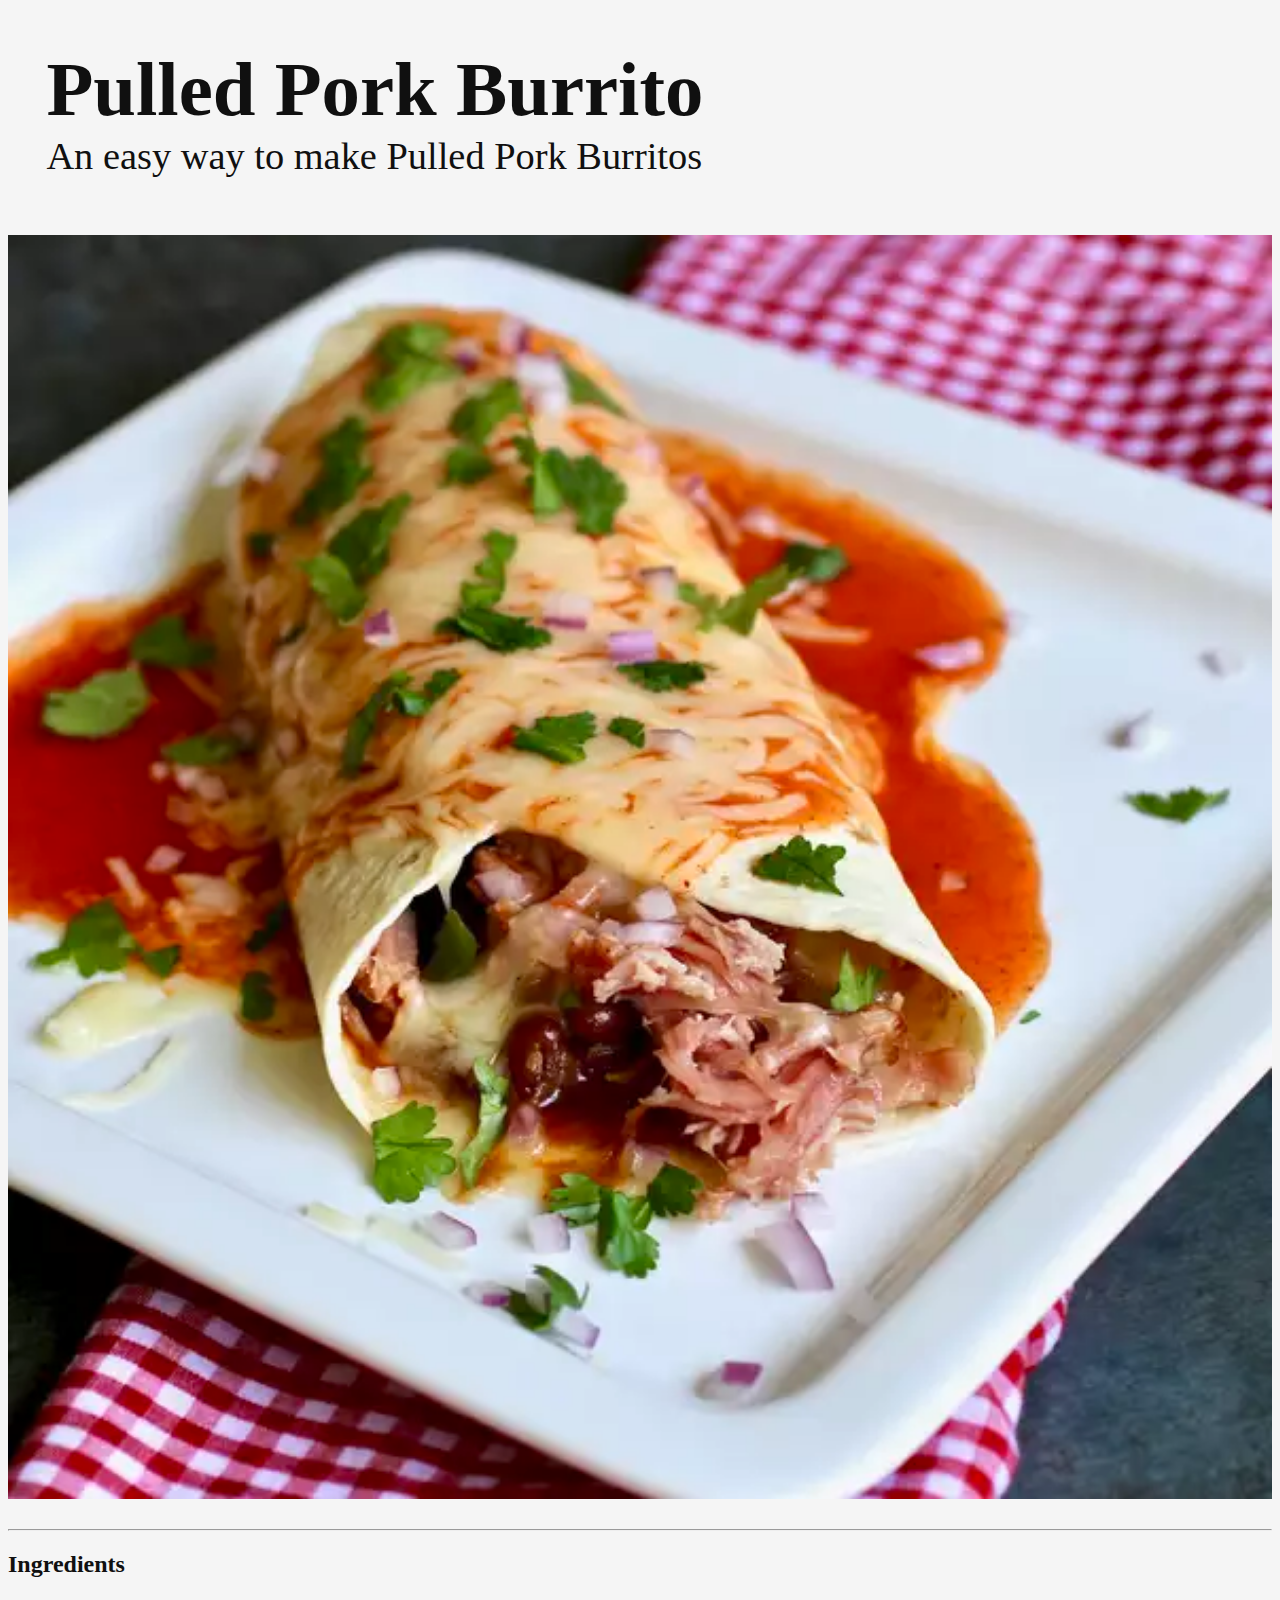
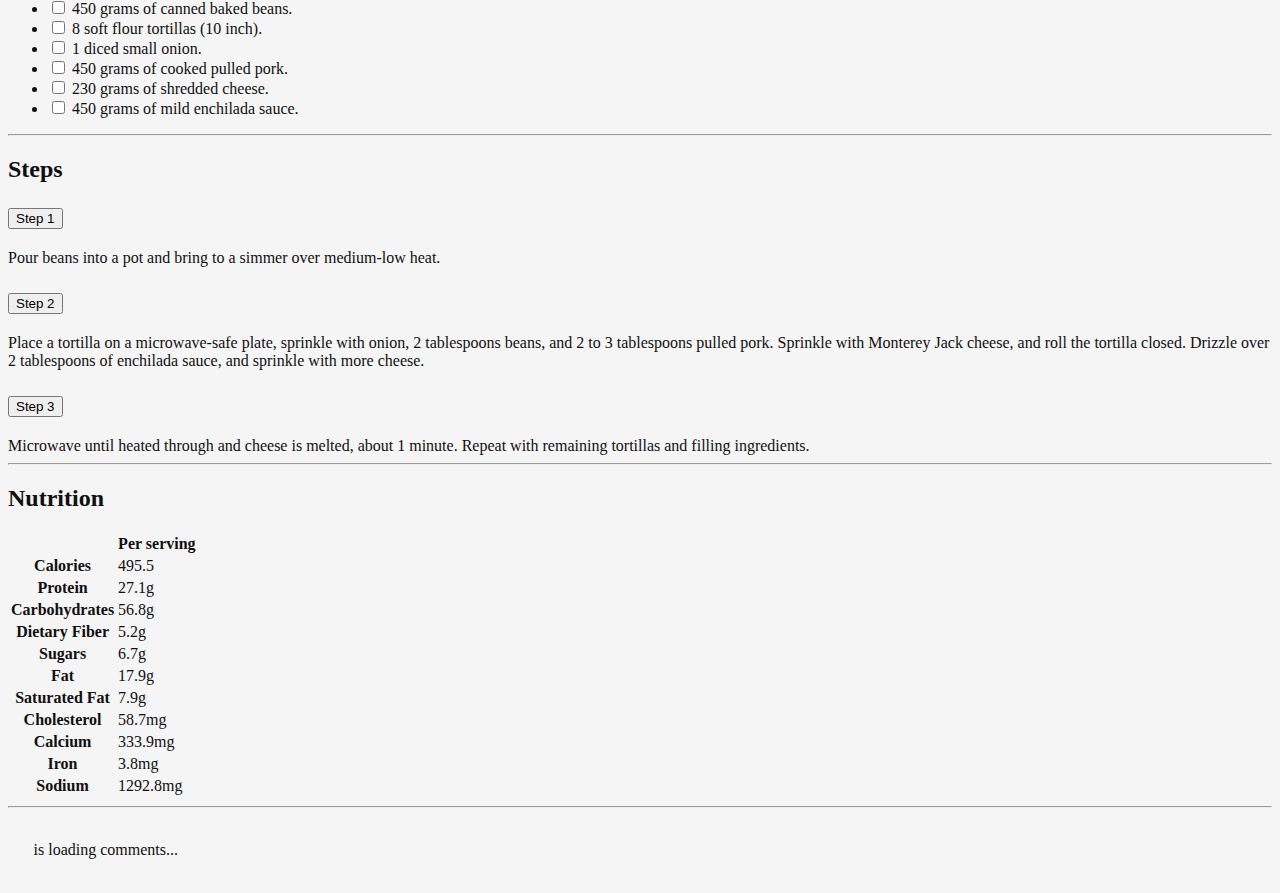
<file: recipes/pulled-pork-burrito.html>
<!doctype html>
<html lang="en">

<head>
    <meta charset="utf-8">
    <meta name="viewport" content="width=device-width, initial-scale=1">
    <title>Pulled Pork Burrito</title>
    <link href="https://cdn.jsdelivr.net/npm/bootstrap@5.2.0-beta1/dist/css/bootstrap.min.css" rel="stylesheet"
        integrity="sha384-0evHe/X+R7YkIZDRvuzKMRqM+OrBnVFBL6DOitfPri4tjfHxaWutUpFmBp4vmVor" crossorigin="anonymous">
    <link rel="stylesheet" href="./css/main.css">
</head>

<body>
    <div class="row-col-12 bg-warning text-center" style="position: sticky;padding: 3vw;">
        <h1>Pulled Pork Burrito</h1>
        <h5>An easy way to make Pulled Pork Burritos</h5>
    </div>
    <br>
    <div class="row-col-md-10">
        <center>
            <img class="col-md-12 display-image" src="./img/3.webp" height="50%">
        </center>
        <br>
        <hr>
        <div class="col-md-8" style="margin:auto">
            <h2 class="text-center text-bg-success p-3">Ingredients</h2>
            <ul class="list-group">
                <li class="list-group-item">
                    <input class="form-check-input me-1" type="checkbox">
                    450 grams of canned baked beans.
                </li>
                <li class="list-group-item">
                    <input class="form-check-input me-1" type="checkbox">
                    8 soft flour tortillas (10 inch).
                </li>
                <li class="list-group-item">
                    <input class="form-check-input me-1" type="checkbox">
                    1 diced small onion.
                </li>
                <li class="list-group-item">
                    <input class="form-check-input me-1" type="checkbox">
                    450 grams of cooked pulled pork.
                </li>
                <li class="list-group-item">
                    <input class="form-check-input me-1" type="checkbox">
                    230 grams of shredded cheese.
                </li>
                <li class="list-group-item">
                    <input class="form-check-input me-1" type="checkbox">
                    450 grams of mild enchilada sauce.
                </li>
            </ul>
            <hr>

            <h2 class="text-center text-bg-secondary p-2">Steps</h2>
            <div class="accordion" id="accordionExample">
                <div class="accordion-item">
                    <h2 class="accordion-header" id="headingOne">
                        <button class="accordion-button" type="button" data-bs-toggle="collapse"
                            data-bs-target="#collapseOne" aria-expanded="true" aria-controls="collapseOne">
                            Step 1
                        </button>
                    </h2>
                    <div id="collapseOne" class="accordion-collapse collapse show" aria-labelledby="headingOne"
                        data-bs-parent="#accordionExample">
                        <div class="accordion-body">
                            Pour beans into a pot and bring to a simmer over medium-low heat.
                        </div>
                    </div>
                </div>
                <div class="accordion-item">
                    <h2 class="accordion-header" id="headingTwo">
                        <button class="accordion-button collapsed" type="button" data-bs-toggle="collapse"
                            data-bs-target="#collapseTwo" aria-expanded="false" aria-controls="collapseTwo">
                            Step 2
                        </button>
                    </h2>
                    <div id="collapseTwo" class="accordion-collapse collapse" aria-labelledby="headingTwo"
                        data-bs-parent="#accordionExample">
                        <div class="accordion-body">
                            Place a tortilla on a microwave-safe plate, sprinkle with onion, 2 tablespoons beans, and 2
                            to 3 tablespoons pulled pork. Sprinkle with Monterey Jack cheese, and roll the tortilla
                            closed. Drizzle over 2 tablespoons of enchilada sauce, and sprinkle with more cheese.
                        </div>
                    </div>
                </div>
                <div class="accordion-item">
                    <h2 class="accordion-header" id="headingThree">
                        <button class="accordion-button collapsed" type="button" data-bs-toggle="collapse"
                            data-bs-target="#collapseThree" aria-expanded="false" aria-controls="collapseThree">
                            Step 3
                        </button>
                    </h2>
                    <div id="collapseThree" class="accordion-collapse collapse" aria-labelledby="headingThree"
                        data-bs-parent="#accordionExample">
                        <div class="accordion-body">
                            Microwave until heated through and cheese is melted, about 1 minute. Repeat with remaining
                            tortillas and filling ingredients.
                        </div>
                    </div>
                </div>
            </div>

            <hr>

            <h2 class="text-center text-bg-secondary p-2">Nutrition</h2>
            <table class="table">
                <thead>
                    <tr>
                        <th scope="col"></th>
                        <th scope="col">Per serving</th>
                    </tr>
                </thead>
                <tbody>
                    <tr>
                        <th scope="row">Calories</th>
                        <td>495.5</td>
                    </tr>

                    <tr>
                        <th scope="row">Protein</th>
                        <td>27.1g</td>
                    </tr>

                    <tr>
                        <th scope="row">Carbohydrates</th>
                        <td>56.8g</td>
                    </tr>

                    <tr>
                        <th scope="row">Dietary Fiber</th>
                        <td>5.2g</td>
                    </tr>

                    <tr>
                        <th scope="row">Sugars</th>
                        <td>6.7g</td>
                    </tr>

                    <tr>
                        <th scope="row">Fat</th>
                        <td>17.9g</td>
                    </tr>

                    <tr>
                        <th scope="row">Saturated Fat</th>
                        <td>7.9g</td>
                    </tr>

                    <tr>
                        <th scope="row">Cholesterol</th>
                        <td>58.7mg</td>
                    </tr>

                    <tr>
                        <th scope="row">Calcium</th>
                        <td>333.9mg</td>
                    </tr>

                    <tr>
                        <th scope="row">Iron</th>
                        <td>3.8mg</td>
                    </tr>

                    <tr>
                        <th scope="row">Sodium</th>
                        <td>1292.8mg</td>
                    </tr>

                </tbody>
            </table>
        </div>
    </div>
    <hr>
    <!-- begin wwww.htmlcommentbox.com -->
    <div id="HCB_comment_box" style="padding: 2vw; color: #101010;">
        <a href="http://www.htmlcommentbox.com">
        </a>
        is loading comments...
    </div>
    <link rel="stylesheet" type="text/css"
        href="https://www.htmlcommentbox.com/static/skins/bootstrap/twitter-bootstrap.css?v=0" />
    <script type="text/javascript" id="hcb">/*<!--*/ if (!window.hcb_user) { hcb_user = {}; } (function () { var s = document.createElement("script"), l = hcb_user.PAGE || ("" + window.location).replace(/'/g, "%27"), h = "https://www.htmlcommentbox.com"; s.setAttribute("type", "text/javascript"); s.setAttribute("src", h + "/jread?page=" + encodeURIComponent(l).replace("+", "%2B") + "&opts=16862&num=10&ts=1620906841094"); if (typeof s != "undefined") document.getElementsByTagName("head")[0].appendChild(s); })(); /*-->*/
    </script>
    <!-- end www.htmlcommentbox.com -->


    <script src="https://cdn.jsdelivr.net/npm/bootstrap@5.2.0-beta1/dist/js/bootstrap.bundle.min.js"
        integrity="sha384-pprn3073KE6tl6bjs2QrFaJGz5/SUsLqktiwsUTF55Jfv3qYSDhgCecCxMW52nD2"
        crossorigin="anonymous"></script>
</body>

</html>
</file>
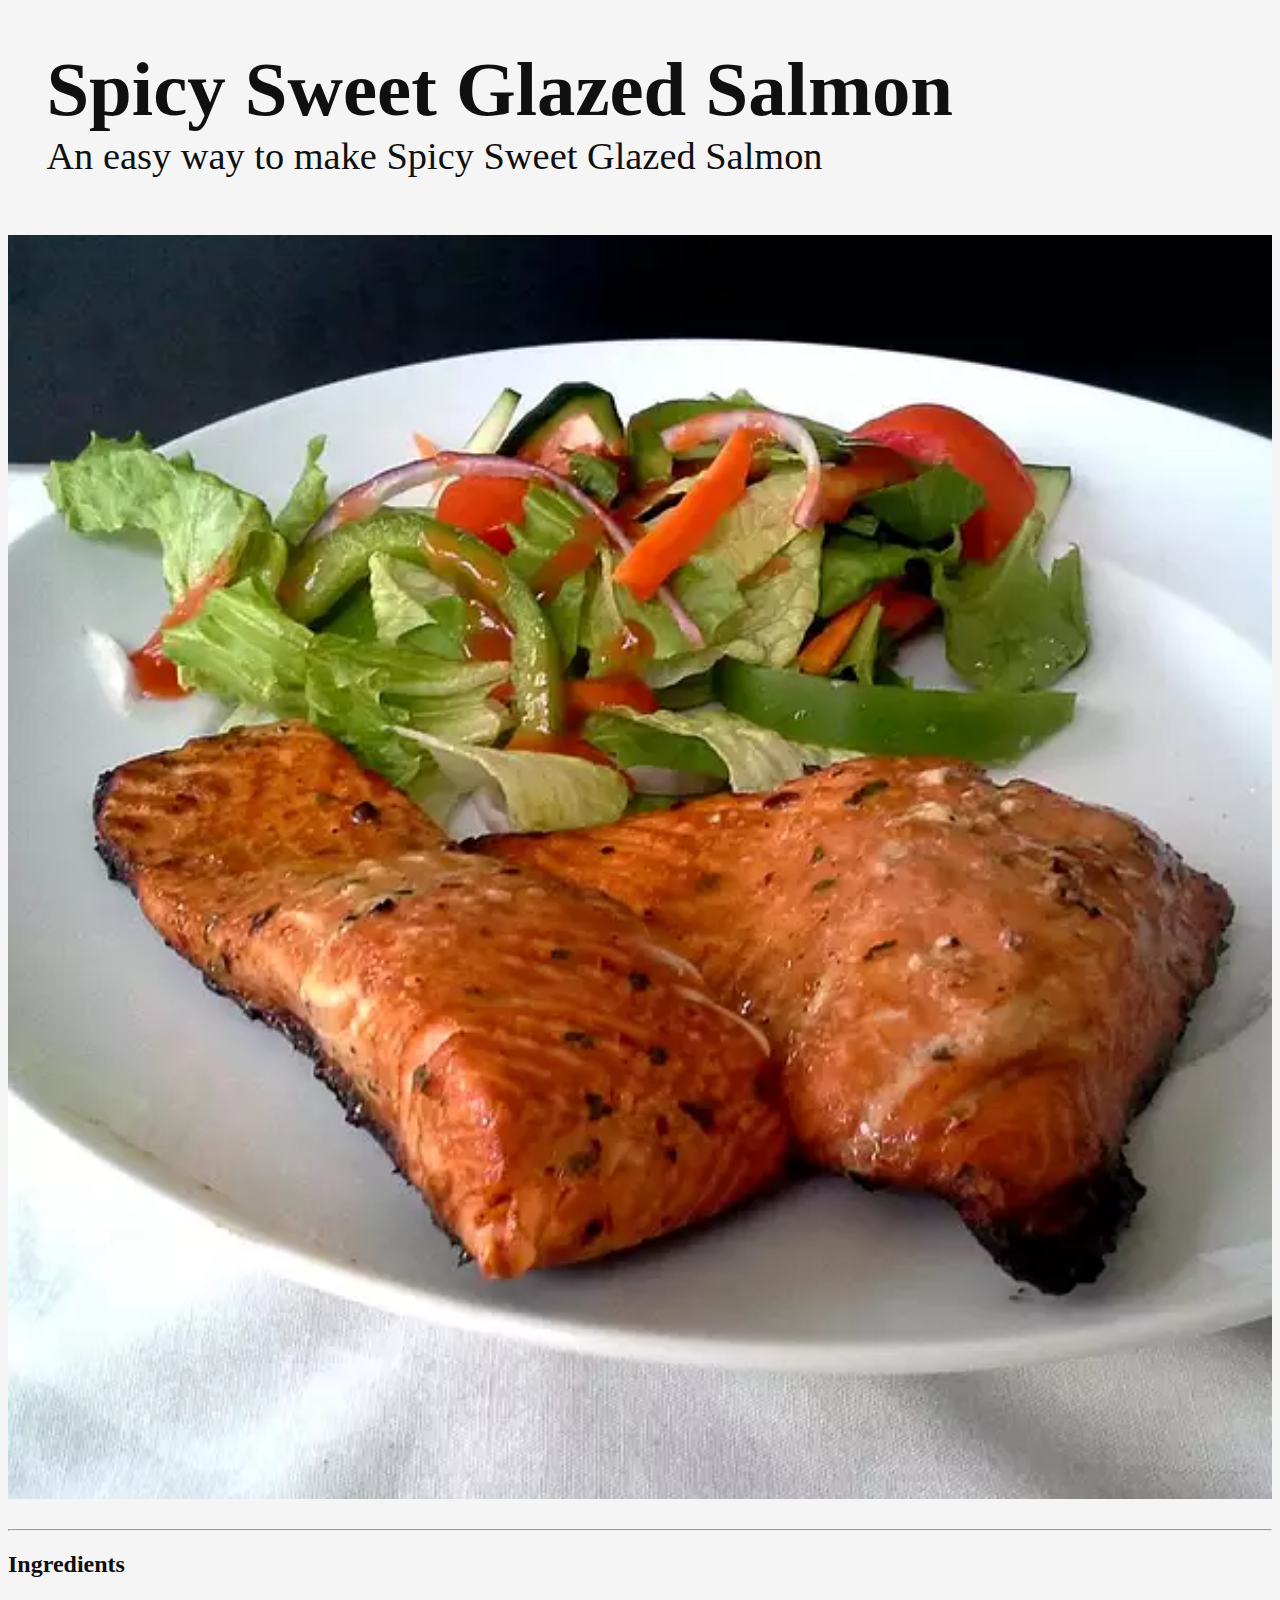
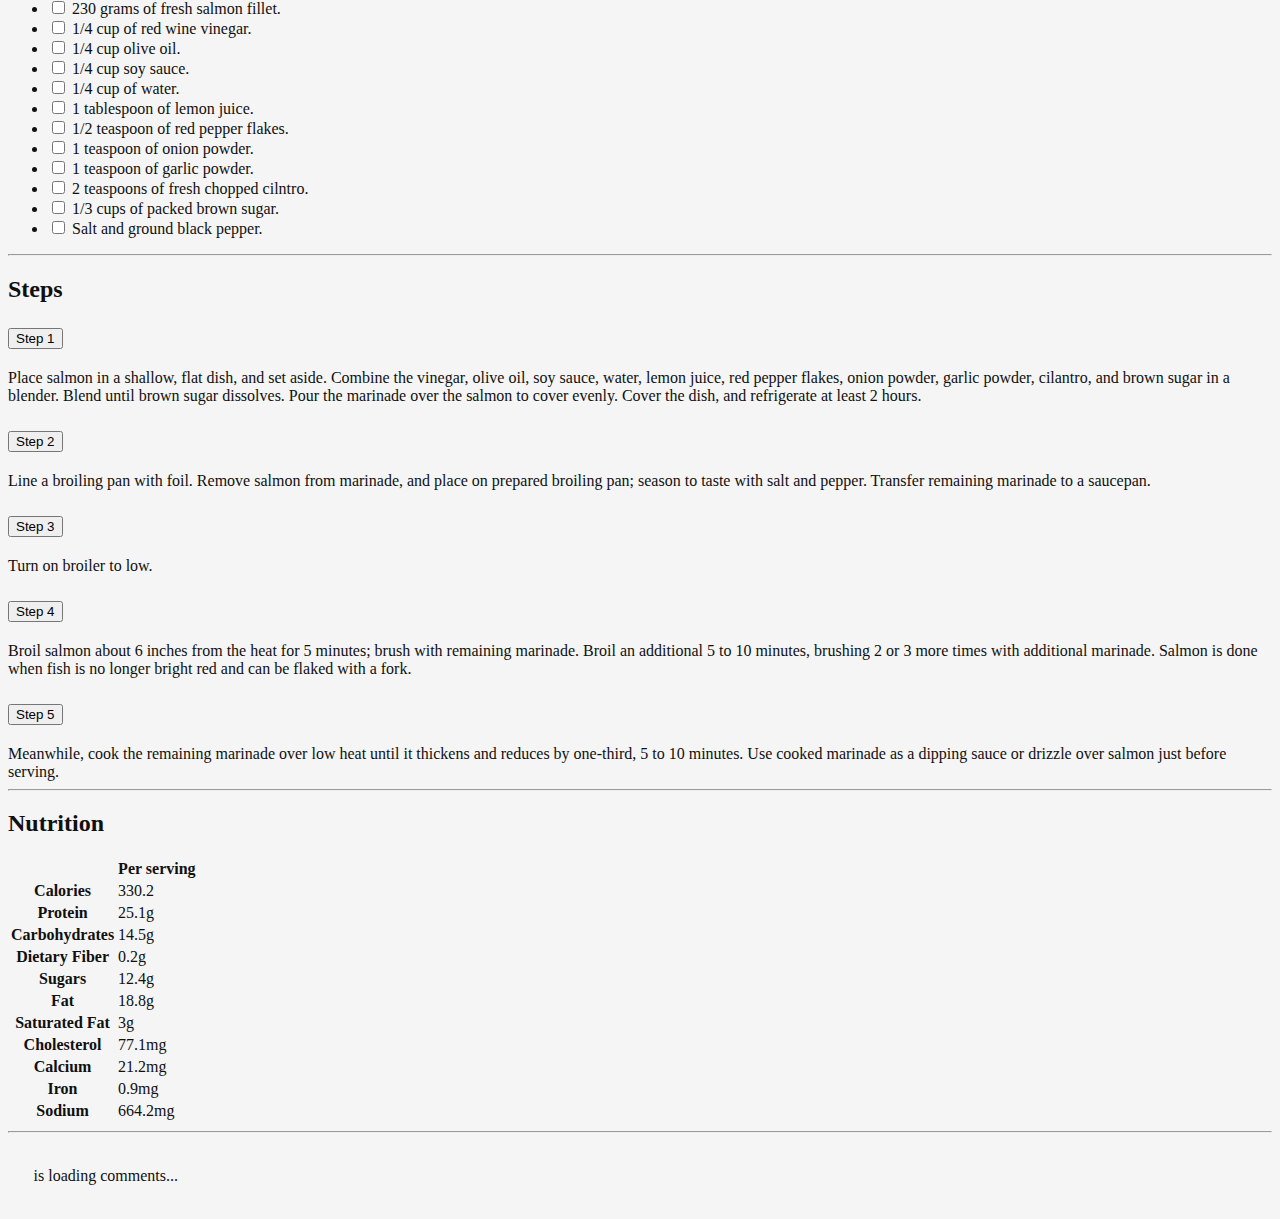
<file: recipes/spicy-sweet-glazed-salmon.html>
<!doctype html>
<html lang="en">

<head>
    <meta charset="utf-8">
    <meta name="viewport" content="width=device-width, initial-scale=1">
    <title>Spicy Sweet Glazed Salmon</title>
    <link href="https://cdn.jsdelivr.net/npm/bootstrap@5.2.0-beta1/dist/css/bootstrap.min.css" rel="stylesheet"
        integrity="sha384-0evHe/X+R7YkIZDRvuzKMRqM+OrBnVFBL6DOitfPri4tjfHxaWutUpFmBp4vmVor" crossorigin="anonymous">
    <link rel="stylesheet" href="./css/main.css">
</head>

<body>
    <div class="row-col-12 bg-warning text-center" style="position: sticky;padding: 3vw;">
        <h1>Spicy Sweet Glazed Salmon</h1>
        <h5>An easy way to make Spicy Sweet Glazed Salmon</h5>
    </div>
    <br>
    <div class="row-col-md-10">
        <center>
            <img class="col-md-12 display-image" src="./img/2.webp" height="50%">
        </center>
        <br>
        <hr>
        <div class="col-md-8" style="margin:auto">
            <h2 class="text-center text-bg-success p-3">Ingredients</h2>
            <ul class="list-group">
                <li class="list-group-item">
                    <input class="form-check-input me-1" type="checkbox">
                    230 grams of fresh salmon fillet.
                </li>
                <li class="list-group-item">
                    <input class="form-check-input me-1" type="checkbox">
                    1/4 cup of red wine vinegar.
                </li>
                <li class="list-group-item">
                    <input class="form-check-input me-1" type="checkbox">
                    1/4 cup olive oil.
                </li>
                <li class="list-group-item">
                    <input class="form-check-input me-1" type="checkbox">
                    1/4 cup soy sauce.
                </li>
                <li class="list-group-item">
                    <input class="form-check-input me-1" type="checkbox">
                    1/4 cup of water.
                </li>
                <li class="list-group-item">
                    <input class="form-check-input me-1" type="checkbox">
                    1 tablespoon of lemon juice.
                </li>
                <li class="list-group-item">
                    <input class="form-check-input me-1" type="checkbox">
                    1/2 teaspoon of red pepper flakes.
                </li>
                <li class="list-group-item">
                    <input class="form-check-input me-1" type="checkbox">
                    1 teaspoon of onion powder.
                </li>
                <li class="list-group-item">
                    <input class="form-check-input me-1" type="checkbox">
                    1 teaspoon of garlic powder.
                </li>
                <li class="list-group-item">
                    <input class="form-check-input me-1" type="checkbox">
                    2 teaspoons of fresh chopped cilntro.
                </li>
                <li class="list-group-item">
                    <input class="form-check-input me-1" type="checkbox">
                    1/3 cups of packed brown sugar.
                </li>
                <li class="list-group-item">
                    <input class="form-check-input me-1" type="checkbox">
                    Salt and ground black pepper.
                </li>

            </ul>
            <hr>

            <h2 class="text-center text-bg-secondary p-2">Steps</h2>
            <div class="accordion" id="accordionExample">
                <div class="accordion-item">
                    <h2 class="accordion-header" id="headingOne">
                        <button class="accordion-button" type="button" data-bs-toggle="collapse"
                            data-bs-target="#collapseOne" aria-expanded="true" aria-controls="collapseOne">
                            Step 1
                        </button>
                    </h2>
                    <div id="collapseOne" class="accordion-collapse collapse show" aria-labelledby="headingOne"
                        data-bs-parent="#accordionExample">
                        <div class="accordion-body">
                            Place salmon in a shallow, flat dish, and set aside. Combine the vinegar, olive oil, soy
                            sauce, water, lemon juice, red pepper flakes, onion powder, garlic powder, cilantro, and
                            brown sugar in a blender. Blend until brown sugar dissolves. Pour the marinade over the
                            salmon to cover evenly. Cover the dish, and refrigerate at least 2 hours.
                        </div>
                    </div>
                </div>
                <div class="accordion-item">
                    <h2 class="accordion-header" id="headingTwo">
                        <button class="accordion-button collapsed" type="button" data-bs-toggle="collapse"
                            data-bs-target="#collapseTwo" aria-expanded="false" aria-controls="collapseTwo">
                            Step 2
                        </button>
                    </h2>
                    <div id="collapseTwo" class="accordion-collapse collapse" aria-labelledby="headingTwo"
                        data-bs-parent="#accordionExample">
                        <div class="accordion-body">
                            Line a broiling pan with foil. Remove salmon from marinade, and place on prepared broiling
                            pan; season to taste with salt and pepper. Transfer remaining marinade to a saucepan.
                        </div>
                    </div>
                </div>
                <div class="accordion-item">
                    <h2 class="accordion-header" id="headingThree">
                        <button class="accordion-button collapsed" type="button" data-bs-toggle="collapse"
                            data-bs-target="#collapseThree" aria-expanded="false" aria-controls="collapseThree">
                            Step 3
                        </button>
                    </h2>
                    <div id="collapseThree" class="accordion-collapse collapse" aria-labelledby="headingThree"
                        data-bs-parent="#accordionExample">
                        <div class="accordion-body">
                            Turn on broiler to low.
                        </div>
                    </div>
                </div>
                <div class="accordion-item">
                    <h2 class="accordion-header" id="headingFour">
                        <button class="accordion-button collapsed" type="button" data-bs-toggle="collapse"
                            data-bs-target="#collapseFour" aria-expanded="false" aria-controls="collapseFour">
                            Step 4
                        </button>
                    </h2>
                    <div id="collapseFour" class="accordion-collapse collapse" aria-labelledby="headingFour"
                        data-bs-parent="#accordionExample">
                        <div class="accordion-body">
                            Broil salmon about 6 inches from the heat for 5 minutes; brush with remaining marinade.
                            Broil an additional 5 to 10 minutes, brushing 2 or 3 more times with additional marinade.
                            Salmon is done when fish is no longer bright red and can be flaked with a fork.
                        </div>
                    </div>
                </div>
                <div class="accordion-item">
                    <h2 class="accordion-header" id="headingFive">
                        <button class="accordion-button collapsed" type="button" data-bs-toggle="collapse"
                            data-bs-target="#collapseFive" aria-expanded="false" aria-controls="collapseFive">
                            Step 5
                        </button>
                    </h2>
                    <div id="collapseFive" class="accordion-collapse collapse" aria-labelledby="headingFive"
                        data-bs-parent="#accordionExample">
                        <div class="accordion-body">
                            Meanwhile, cook the remaining marinade over low heat until it thickens and reduces by
                            one-third, 5 to 10 minutes. Use cooked marinade as a dipping sauce or drizzle over salmon
                            just before serving.
                        </div>
                    </div>
                </div>
            </div>

            <hr>

            <h2 class="text-center text-bg-secondary p-2">Nutrition</h2>
            <table class="table">
                <thead>
                    <tr>
                        <th scope="col"></th>
                        <th scope="col">Per serving</th>
                    </tr>
                </thead>
                <tbody>
                    <tr>
                        <th scope="row">Calories</th>
                        <td>330.2</td>
                    </tr>

                    <tr>
                        <th scope="row">Protein</th>
                        <td>25.1g</td>
                    </tr>

                    <tr>
                        <th scope="row">Carbohydrates</th>
                        <td>14.5g</td>
                    </tr>

                    <tr>
                        <th scope="row">Dietary Fiber</th>
                        <td>0.2g</td>
                    </tr>

                    <tr>
                        <th scope="row">Sugars</th>
                        <td>12.4g</td>
                    </tr>

                    <tr>
                        <th scope="row">Fat</th>
                        <td>18.8g</td>
                    </tr>

                    <tr>
                        <th scope="row">Saturated Fat</th>
                        <td>3g</td>
                    </tr>

                    <tr>
                        <th scope="row">Cholesterol</th>
                        <td>77.1mg</td>
                    </tr>

                    <tr>
                        <th scope="row">Calcium</th>
                        <td>21.2mg</td>
                    </tr>

                    <tr>
                        <th scope="row">Iron</th>
                        <td>0.9mg</td>
                    </tr>

                    <tr>
                        <th scope="row">Sodium</th>
                        <td>664.2mg</td>
                    </tr>

                </tbody>
            </table>
        </div>
    </div>
    <hr>
    <!-- begin wwww.htmlcommentbox.com -->
    <div id="HCB_comment_box" style="padding: 2vw; color: #101010;">
        <a href="http://www.htmlcommentbox.com">
        </a>
        is loading comments...
    </div>
    <link rel="stylesheet" type="text/css"
        href="https://www.htmlcommentbox.com/static/skins/bootstrap/twitter-bootstrap.css?v=0" />
    <script type="text/javascript" id="hcb">/*<!--*/ if (!window.hcb_user) { hcb_user = {}; } (function () { var s = document.createElement("script"), l = hcb_user.PAGE || ("" + window.location).replace(/'/g, "%27"), h = "https://www.htmlcommentbox.com"; s.setAttribute("type", "text/javascript"); s.setAttribute("src", h + "/jread?page=" + encodeURIComponent(l).replace("+", "%2B") + "&opts=16862&num=10&ts=1620906841094"); if (typeof s != "undefined") document.getElementsByTagName("head")[0].appendChild(s); })(); /*-->*/
    </script>
    <!-- end www.htmlcommentbox.com -->


    <script src="https://cdn.jsdelivr.net/npm/bootstrap@5.2.0-beta1/dist/js/bootstrap.bundle.min.js"
        integrity="sha384-pprn3073KE6tl6bjs2QrFaJGz5/SUsLqktiwsUTF55Jfv3qYSDhgCecCxMW52nD2"
        crossorigin="anonymous"></script>
</body>

</html>
</file>
<file: css/main.css>
body {
    color: #101010;
    background-color: whitesmoke;
    font-family: Georgia, 'Times New Roman', Times, serif;
}

h1 {
    margin: auto;
    font-weight: 600;
    font-size: 8vw;
}
</file>
<file: recipes/css/main.css>
body {
    color: #101010;
    background-color: whitesmoke;
    font-family: Georgia, 'Times New Roman', Times, serif;
}

h1 {
    margin: auto;
    font-weight: 600;
    font-size: 8vw;
}

h1 {
    margin: auto;
    font-weight: 600;
    font-size: 6vw;
}

h5 {
    margin: auto;
    font-weight: 200;
    font-size: 3vw
}

.display-image {
    width: 100%;
}
</file>
